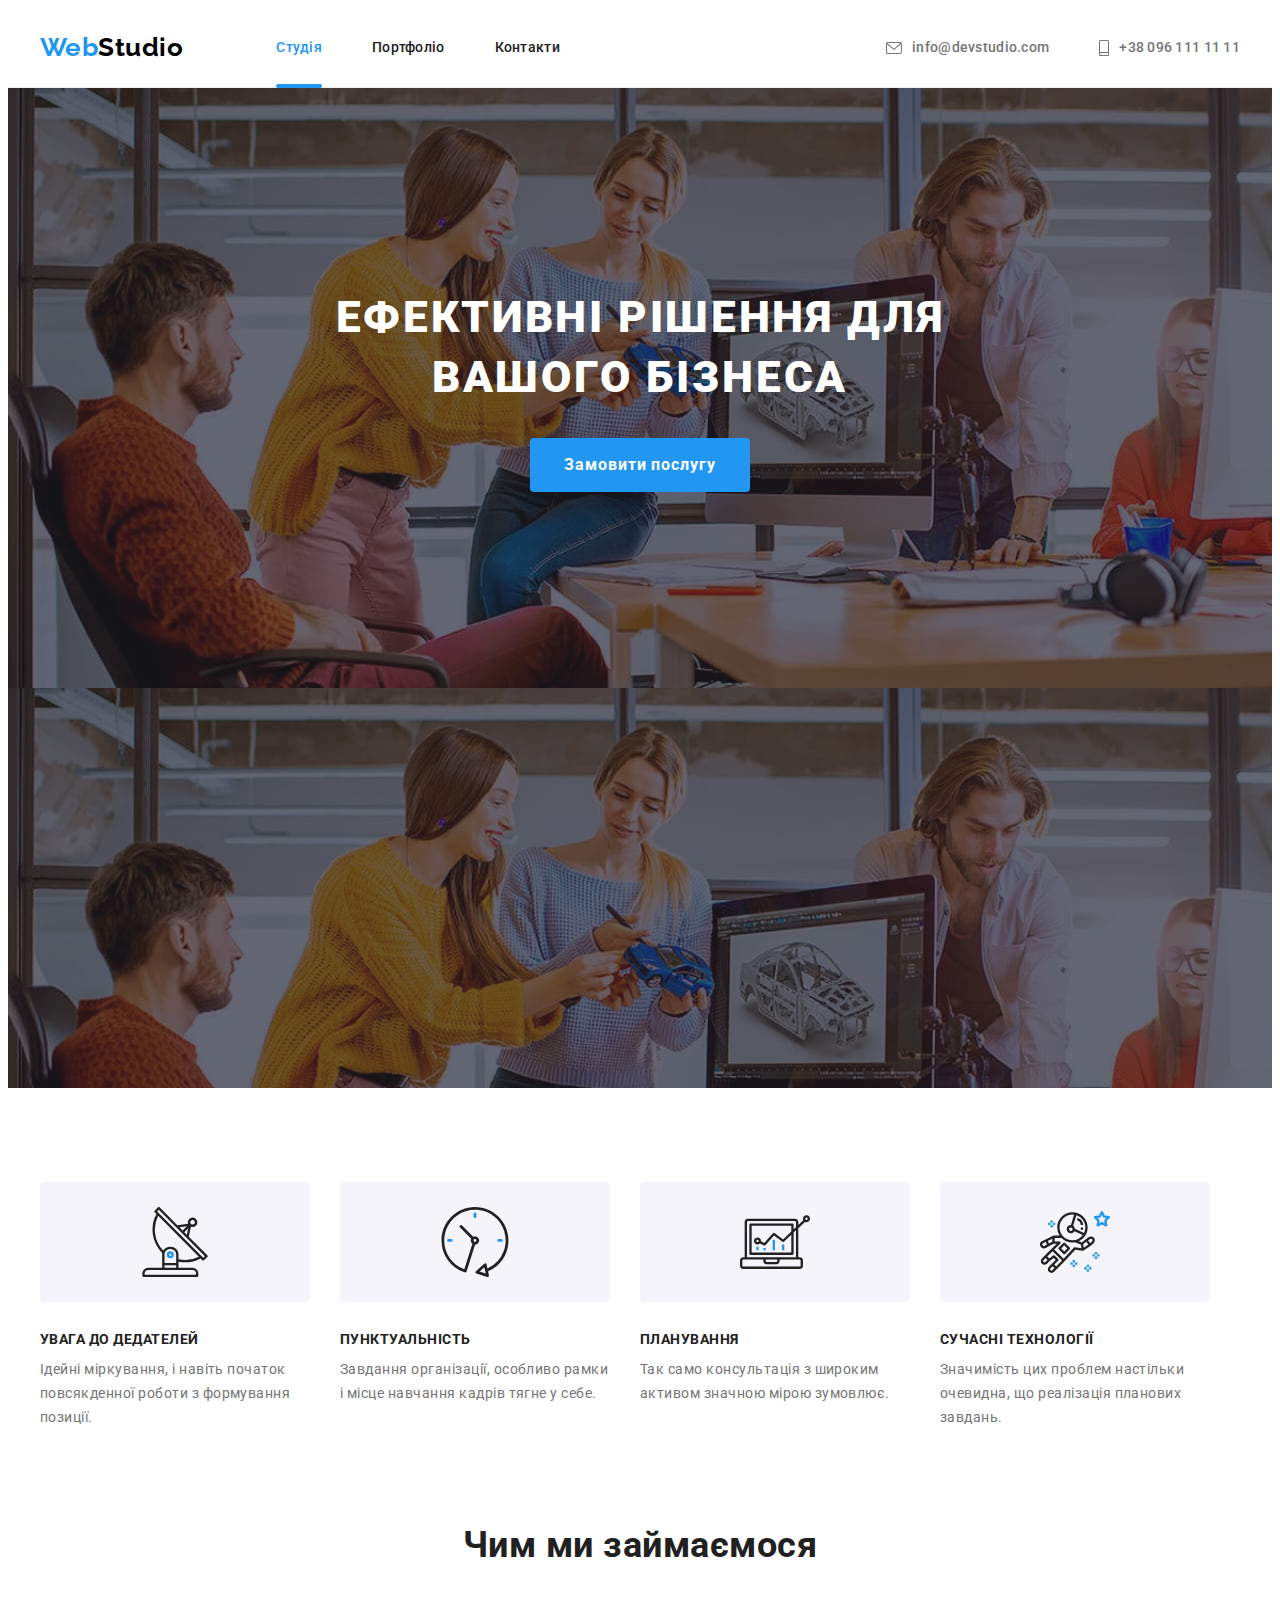
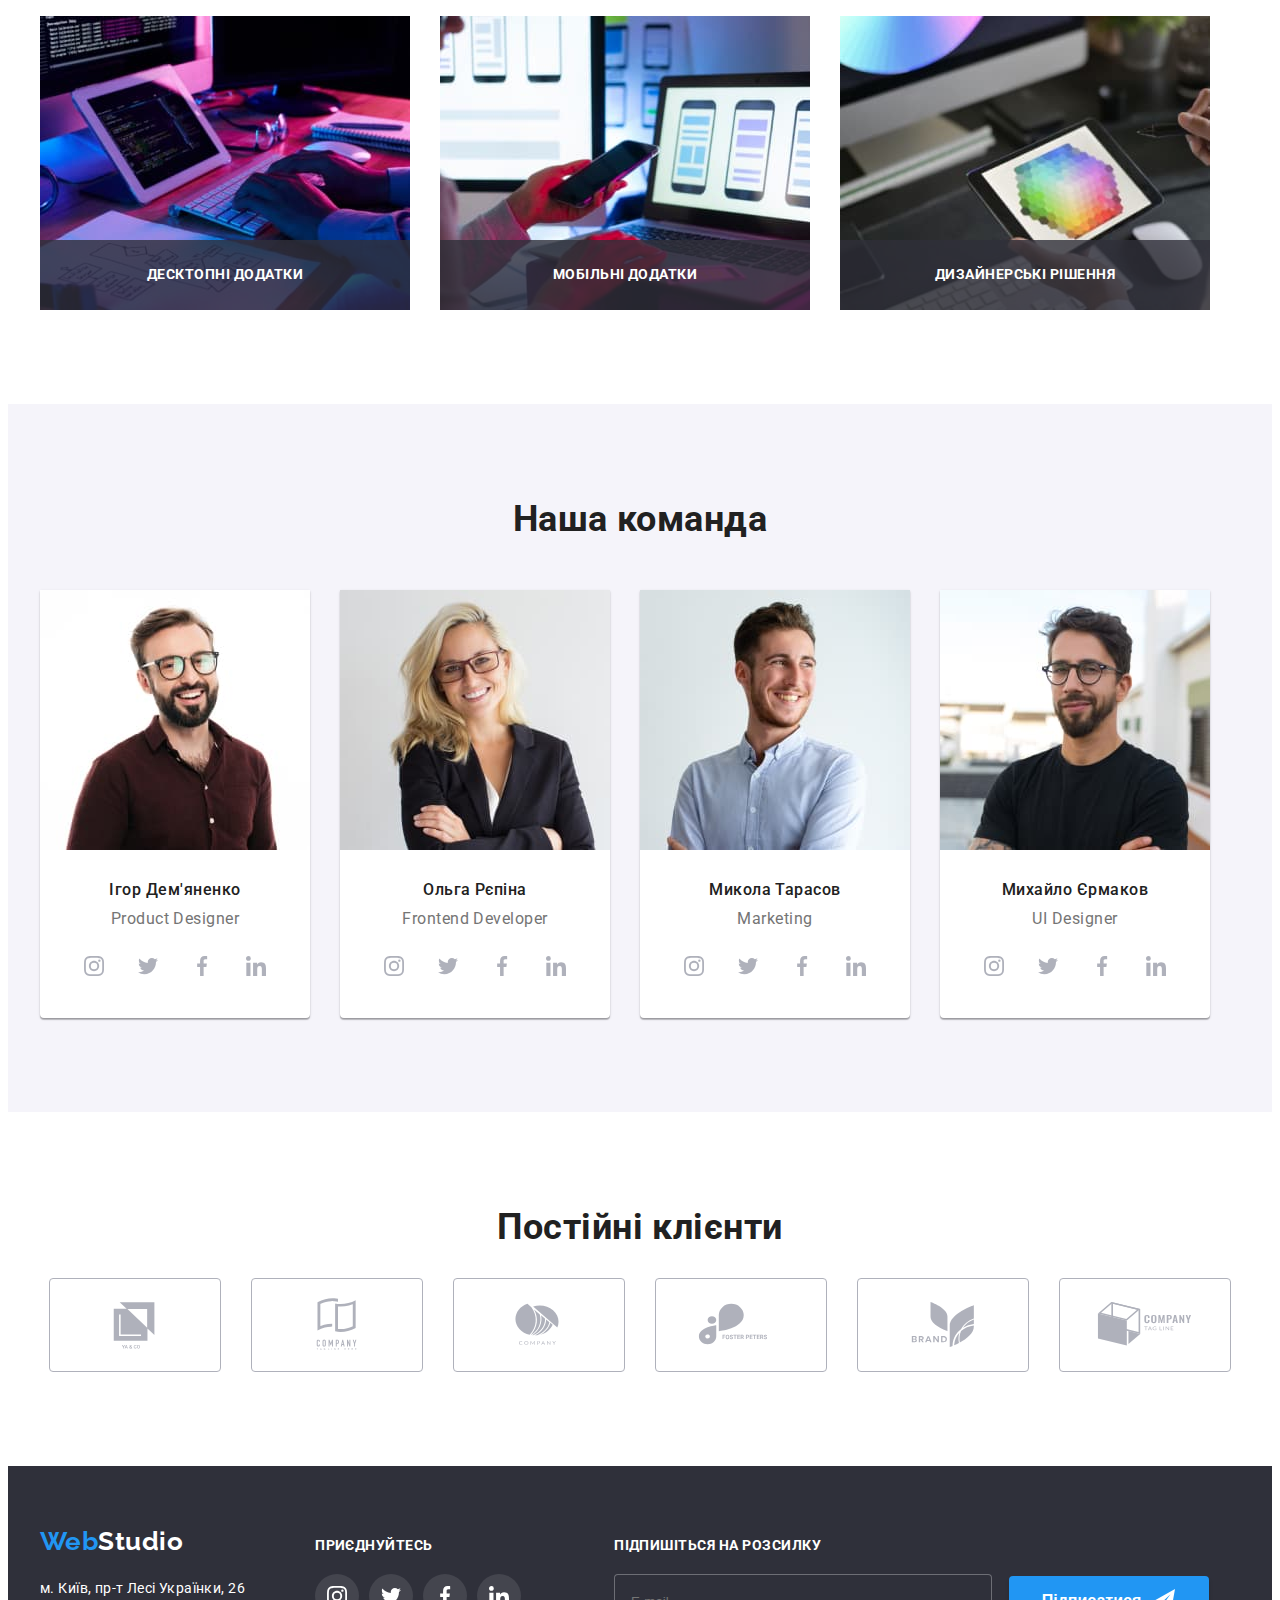
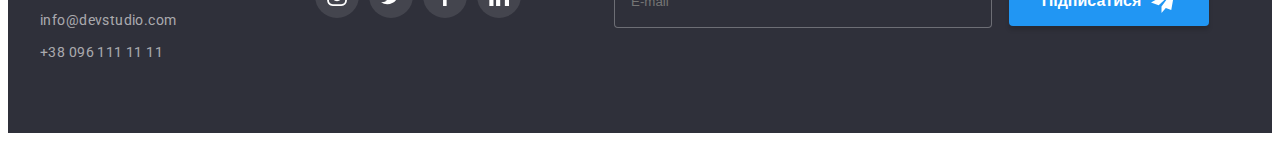
<file: index.html>
<!DOCTYPE html>
<html lang="uk">
  <head>
    <meta charset="UTF-8" />
    <meta http-equiv="X-UA-Compatible" content="IE=edge" />
    <meta name="viewport" content="width=device-width, initial-scale=1.0" />
    <title>Document</title>
    <link rel="preconnect" href="https://fonts.googleapis.com" />
    <link rel="preconnect" href="https://fonts.gstatic.com" crossorigin />
    <link
      href="https://fonts.googleapis.com/css2?family=Raleway:wght@700&family=Roboto:wght@400;500;700;900&display=swap"
      rel="stylesheet"
    />
    <link
      rel="stylesheet"
      href="https://cdnjs.cloudflare.com/ajax/libs/modern-normalize/1.1.0/modern-normalize.min.css"
      integrity="sha512-wpPYUAdjBVSE4KJnH1VR1HeZfpl1ub8YT/NKx4PuQ5NmX2tKuGu6U/JRp5y+Y8XG2tV+wKQpNHVUX03MfMFn9Q=="
      crossorigin="anonymous"
      referrerpolicy="no-referrer"
    />
    <link rel="stylesheet" href="./css/main.css" />
    <link rel="stylesheet" href="./css/main.min.css" />
  </head>
  <body>
    <header>
      <div class="container">
        <div class="block-nav">
          <nav class="site-nav">
            <a href="./index.html" class="site-nav__logo">
              <span class="site-nav__lable">Web</span>Studio
            </a>
            <button class="site-nav__menu js-open-menu" type="button">
              <svg width="40" height="40" class="site-nav__icon">
                <use href="./imeges/icons.svg#icon-mob_menu"></use>
              </svg>
            </button>
            <ul class="site-nav__list">
              <li class="site-nav__item">
                <a href="./index.html" class="site-nav__link site-nav__link--current">Студія</a>
              </li>
              <li class="site-nav__item">
                <a href="./portfolio.html" class="site-nav__link">Портфоліо</a>
              </li>
              <li class="site-nav__item">
                <a href="#" class="site-nav__link">Контакти</a>
              </li>
            </ul>
          </nav>
          <ul class="auth-nav">
            <li class="auth-nav__item">
              <a href="" class="auth-nav__link">
                <svg width="16" height="12" class="auth-nav__icon">
                  <use href="./imeges/icons.svg#icon-envelope"></use>
                </svg>
                info@devstudio.com</a
              >
            </li>
            <li class="auth-nav__item">
              <a href="" class="auth-nav__link">
                <svg width="10" height="16" class="auth-nav__icon">
                  <use href="./imeges/icons.svg#icon-smartphone"></use>
                </svg>
                +38 096 111 11 11</a
              >
            </li>
          </ul>
        </div>
      </div>
    </header>
    <main>
      <!--Секція Ефктивні рішення-->
      <section class="hero">
        <div class="container">
          <h1 class="hero__title">Ефективні рішення для вашого бізнеса</h1>
          <button class="hero__button" type="button" data-modal-open>Замовити послугу</button>
        </div>
      </section>
      <!--Секція переваг-->
      <section class="advantage-studio">
        <div class="container">
          <h2 class="advantage-studio__title visually-hidden">Наші переваги</h2>
          <ul class="advantage-studio__list">
            <li class="advantage">
              <div class="advantage__img">
                <svg class="advantage__icon" width="70" height="70">
                  <use href="./imeges/icons.svg#icon-antenna"></use>
                </svg>
              </div>
              <h3 class="advantage__title">Увага до дедателей</h3>
              <p class="advantage__text">
                Ідейні міркування, і навіть початок повсякденної роботи з формування позиції.
              </p>
            </li>
            <li class="advantage">
              <div class="advantage__img">
                <svg class="advantage__icon" width="70" height="70">
                  <use href="./imeges/icons.svg#icon-clock"></use>
                </svg>
              </div>
              <h3 class="advantage__title">Пунктуальність</h3>
              <p class="advantage__text">
                Завдання організації, особливо рамки і місце навчання кадрів тягне у себе.
              </p>
            </li>
            <li class="advantage">
              <div class="advantage__img">
                <svg class="advantage__icon" width="70" height="70">
                  <use href="./imeges/icons.svg#icon-diagram"></use>
                </svg>
              </div>
              <h3 class="advantage__title">Планування</h3>
              <p class="advantage__text">
                Так само консультація з широким активом значною мірою зумовлює.
              </p>
            </li>
            <li class="advantage">
              <div class="advantage__img">
                <svg class="advantage__icon" width="70" height="70">
                  <use href="./imeges/icons.svg#icon-astronaut"></use>
                </svg>
              </div>
              <h3 class="advantage__title">Сучасні технології</h3>
              <p class="advantage__text">
                Значимість цих проблем настільки очевидна, що реалізація планових завдань.
              </p>
            </li>
          </ul>
        </div>
      </section>
      <!--Секція Чим займаємось-->
      <section class="work">
        <div class="container">
          <h2 class="work__title">Чим ми займаємося</h2>
          <ul class="work__list">
            <li class="work__item">
              <div class="work__thumb">
                <picture>
                  <source
                    srcset="./imeges/1job.jpg 1x, ./imeges/1job@2x.jpg 2x"
                    type="image/jpeg"
                    media="(min-width: 1200px)"
                  />
                  <img
                    src="./imeges/1job.jpg"
                    alt="клавіатура і планшет"
                    width="370"
                    height="294"
                  />
                </picture>
                <p class="work__description">Десктопні додатки</p>
              </div>
            </li>
            <li class="work__item">
              <div class="work__thumb">
                <picture>
                  <source
                    srcset="./imeges/2job.jpg 1x, ./imeges/2job@2x.jpg 2x"
                    type="image/jpeg"
                    media="(min-width: 1200px)"
                  />
                  <img src="./imeges/2job.jpg" alt="телефон і ноутбук" width="370" height="294" />
                </picture>
                <p class="work__description">Мобільні додатки</p>
              </div>
            </li>
            <li class="work__item">
              <div class="work__thumb">
                <picture>
                  <source
                    srcset="./imeges/3job.jpg 1x, ./imeges/3job@2x.jpg 2x"
                    type="image/jpeg"
                    media="(min-width: 1200px)"
                  />
                  <img src="./imeges/3job.jpg" alt="планшет" width="370" height="294" />
                </picture>
                <p class="work__description">Дизайнерські рішення</p>
              </div>
            </li>
          </ul>
        </div>
      </section>
      <!--Секція команад-->
      <section class="command">
        <div class="container">
          <h2 class="command__title">Наша команда</h2>
          <ul class="command__list">
            <li class="employee-card">
              <picture class="employee-card__img">
                <source
                  srcset="./imeges/1comandos-mobile.jpg 1x, ./imeges/1comandos-mobile@2x.jpg 2x"
                  type="image/jpeg"
                  media="(max-width: 767px)"
                />
                <source
                  srcset="./imeges/1comandos-tablet.jpg 1x, ./imeges/1comandos-tablet@2x.jpg 2x"
                  type="image/jpeg"
                  media="(min-width: 768px) and (max-width: 1199px)"
                />
                <source
                  srcset="./imeges/1comandos.jpg 1x, ./imeges/1comandos@2x.jpg 2x"
                  type="image/jpeg"
                  media="(min-width: 1200px)"
                />
                <img src="./imeges/1comandos-mobile.jpg" alt="чоловік" />
              </picture>
              <h3 class="employee-card__title">Ігор Дем'яненко</h3>
              <p lang="en" class="employee-card__text">Product Designer</p>
              <ul class="social-list">
                <li>
                  <a href="#" class="social-list__link">
                    <svg width="20" height="20">
                      <use href="./imeges/icons.svg#icon-instagram"></use>
                    </svg>
                  </a>
                </li>
                <li>
                  <a href="#" class="social-list__link">
                    <svg width="20" height="20">
                      <use href="./imeges/icons.svg#icon-twitter"></use>
                    </svg>
                  </a>
                </li>
                <li>
                  <a href="#" class="social-list__link">
                    <svg width="20" height="20">
                      <use href="./imeges/icons.svg#icon-facebook"></use>
                    </svg>
                  </a>
                </li>
                <li>
                  <a href="#" class="social-list__link">
                    <svg width="20" height="20">
                      <use href="./imeges/icons.svg#icon-linkedin"></use>
                    </svg>
                  </a>
                </li>
              </ul>
            </li>
            <li class="employee-card">
              <picture class="employee-card__img">
                <source
                  srcset="./imeges/2comandos-mobile.jpg 1x, ./imeges/2comandos-mobile@2x.jpg 2x"
                  type="image/jpeg"
                  media="(max-width: 767px)"
                />
                <source
                  srcset="./imeges/2comandos-tablet.jpg 1x, ./imeges/2comandos-tablet@2x.jpg 2x"
                  type="image/jpeg"
                  media="(min-width: 768px) and (max-width: 1199px)"
                />
                <source
                  srcset="./imeges/2comandos.jpg 1x, ./imeges/2comandos@2x.jpg 2x"
                  type="image/jpeg"
                  media="(min-width: 1200px)"
                />
                <img src="./imeges/2comandos-mobile.jpg" alt="жінка" />
              </picture>
              <h3 class="employee-card__title">Ольга Рєпіна</h3>
              <p lang="en" class="employee-card__text">Frontend Developer</p>
              <ul class="social-list">
                <li>
                  <a href="#" class="social-list__link">
                    <svg width="20" height="20">
                      <use href="./imeges/icons.svg#icon-instagram"></use>
                    </svg>
                  </a>
                </li>
                <li>
                  <a href="#" class="social-list__link">
                    <svg width="20" height="20">
                      <use href="./imeges/icons.svg#icon-twitter"></use>
                    </svg>
                  </a>
                </li>
                <li>
                  <a href="#" class="social-list__link">
                    <svg width="20" height="20">
                      <use href="./imeges/icons.svg#icon-facebook"></use>
                    </svg>
                  </a>
                </li>
                <li>
                  <a href="#" class="social-list__link">
                    <svg width="20" height="20">
                      <use href="./imeges/icons.svg#icon-linkedin"></use>
                    </svg>
                  </a>
                </li>
              </ul>
            </li>
            <li class="employee-card">
              <picture class="employee-card__img">
                <source
                  srcset="./imeges/3comandos-mobile.jpg 1x, ./imeges/3comandos-mobile@2x.jpg 2x"
                  type="image/jpeg"
                  media="(max-width: 767px)"
                />
                <source
                  srcset="./imeges/3comandos-tablet.jpg 1x, ./imeges/3comandos-tablet@2x.jpg 2x"
                  type="image/jpeg"
                  media="(min-width: 768px) and (max-width: 1199px)"
                />
                <source
                  srcset="./imeges/3comandos.jpg 1x, ./imeges/3comandos@2x.jpg 2x"
                  type="image/jpeg"
                  media="(min-width: 1200px)"
                />
                <img src="./imeges/3comandos-mobile.jpg" alt="чоловік" />
              </picture>
              <h3 class="employee-card__title">Микола Тарасов</h3>
              <p lang="en" class="employee-card__text">Marketing</p>
              <ul class="social-list">
                <li>
                  <a href="#" class="social-list__link">
                    <svg width="20" height="20">
                      <use href="./imeges/icons.svg#icon-instagram"></use>
                    </svg>
                  </a>
                </li>
                <li>
                  <a href="#" class="social-list__link">
                    <svg width="20" height="20">
                      <use href="./imeges/icons.svg#icon-twitter"></use>
                    </svg>
                  </a>
                </li>
                <li>
                  <a href="#" class="social-list__link">
                    <svg width="20" height="20">
                      <use href="./imeges/icons.svg#icon-facebook"></use>
                    </svg>
                  </a>
                </li>
                <li>
                  <a href="#" class="social-list__link">
                    <svg width="20" height="20">
                      <use href="./imeges/icons.svg#icon-linkedin"></use>
                    </svg>
                  </a>
                </li>
              </ul>
            </li>
            <li class="employee-card">
              <picture class="employee-card__img">
                <source
                  srcset="./imeges/4comandos-mobile.jpg 1x, ./imeges/4comandos-mobile@2x.jpg 2x"
                  type="image/jpeg"
                  media="(max-width: 767px)"
                />
                <source
                  srcset="./imeges/4comandos-tablet.jpg 1x, ./imeges/4comandos-tablet@2x.jpg 2x"
                  type="image/jpeg"
                  media="(min-width: 768px) and (max-width: 1199px)"
                />
                <source
                  srcset="./imeges/4comandos.jpg 1x, ./imeges/4comandos@2x.jpg 2x"
                  type="image/jpeg"
                  media="(min-width: 1200px)"
                />
                <img src="./imeges/4comandos-mobile.jpg" alt="чоловік" />
              </picture>
              <h3 class="employee-card__title">Михайло Єрмаков</h3>
              <p lang="en" class="employee-card__text">UI Designer</p>
              <ul class="social-list">
                <li>
                  <a href="#" class="social-list__link">
                    <svg width="20" height="20">
                      <use href="./imeges/icons.svg#icon-instagram"></use>
                    </svg>
                  </a>
                </li>
                <li>
                  <a href="#" class="social-list__link">
                    <svg width="20" height="20">
                      <use href="./imeges/icons.svg#icon-twitter"></use>
                    </svg>
                  </a>
                </li>
                <li>
                  <a href="#" class="social-list__link">
                    <svg width="20" height="20">
                      <use href="./imeges/icons.svg#icon-facebook"></use>
                    </svg>
                  </a>
                </li>
                <li>
                  <a href="#" class="social-list__link">
                    <svg width="20" height="20">
                      <use href="./imeges/icons.svg#icon-linkedin"></use>
                    </svg>
                  </a>
                </li>
              </ul>
            </li>
          </ul>
        </div>
      </section>
      <section class="clients">
        <div class="container">
          <h2 class="clients__title">Постійні клієнти</h2>
          <ul class="clients__list">
            <li class="clients-logo">
              <a class="clients-logo__link" href="#">
                <svg width="106" height="60">
                  <use href="./imeges/icons.svg#icon-logo1"></use>
                </svg>
              </a>
            </li>
            <li class="clients-logo">
              <a class="clients-logo__link" href="#">
                <svg width="106" height="60">
                  <use href="./imeges/icons.svg#icon-logo2"></use>
                </svg>
              </a>
            </li>
            <li class="clients-logo">
              <a class="clients-logo__link" href="#">
                <svg width="106" height="60">
                  <use href="./imeges/icons.svg#icon-logo3"></use>
                </svg>
              </a>
            </li>
            <li class="clients-logo">
              <a class="clients-logo__link" href="#">
                <svg width="106" height="60">
                  <use href="./imeges/icons.svg#icon-logo4"></use>
                </svg>
              </a>
            </li>
            <li class="clients-logo">
              <a class="clients-logo__link" href="#">
                <svg width="106" height="60">
                  <use href="./imeges/icons.svg#icon-logo5"></use>
                </svg>
              </a>
            </li>
            <li class="clients-logo">
              <a class="clients-logo__link" href="#">
                <svg width="106" height="60">
                  <use href="./imeges/icons.svg#icon-logo6"></use>
                </svg>
              </a>
            </li>
          </ul>
        </div>
      </section>
    </main>
    <footer class="footer">
      <div class="container">
        <div class="footer__container">
          <div class="footer__tablet">
            <div class="footer-contact">
              <a href="./index.html" class="footer-logo"
                ><span class="footer-logo__lable">Web</span>Studio</a
              >
              <ul class="footer-contact__list">
                <li class="footer-contact__item">
                  <a
                    href="https://goo.gl/maps/CPtrU1FHBa2aNyZL9"
                    target="_blank"
                    rel="noopener noreferrer nofollow"
                    class="footer-contact__link"
                    ><p class="footer-contact__text">м. Київ, пр-т Лесі Українки, 26</p></a
                  >
                </li>
                <li class="footer-contact__item">
                  <a href="mailto:info@devstudio.com" class="footer-contact__link"
                    >info@devstudio.com</a
                  >
                </li>
                <li class="footer-contact__item">
                  <a href="tel:+380961111111" class="footer-contact__link">+38 096 111 11 11</a>
                </li>
              </ul>
            </div>
            <div class="footer-social">
              <p class="footer-social__text">Приєднуйтесь</p>
              <ul class="footer-social__list">
                <li>
                  <a href="#" class="footer-social__link">
                    <svg width="20" height="20">
                      <use href="./imeges/icons.svg#icon-instagram"></use>
                    </svg>
                  </a>
                </li>
                <li>
                  <a href="#" class="footer-social__link">
                    <svg width="20" height="20">
                      <use href="./imeges/icons.svg#icon-twitter"></use>
                    </svg>
                  </a>
                </li>
                <li>
                  <a href="#" class="footer-social__link">
                    <svg width="20" height="20">
                      <use href="./imeges/icons.svg#icon-facebook"></use>
                    </svg>
                  </a>
                </li>
                <li>
                  <a href="#" class="footer-social__link">
                    <svg width="20" height="20">
                      <use href="./imeges/icons.svg#icon-linkedin"></use>
                    </svg>
                  </a>
                </li>
              </ul>
            </div>
          </div>
          <div class="mailing">
            <form class="mailing__form">
              <p class="mailing__text">Підпишіться на розсилку</p>
              <label class="mailing__label" for="email"> </label>
              <input
                class="mailing__input"
                type="email"
                name="email"
                id="email"
                placeholder="E-mail"
              />
              <button type="submit" class="mailing__button">
                Підписатися
                <svg class="mailing-icon" width="24" height="24">
                  <use href="./imeges/icons.svg#icon-send"></use>
                </svg>
              </button>
            </form>
          </div>
        </div>
      </div>
    </footer>
    <div class="mobile-menu js-menu-container">
      <button class="mobile-menu__close js-close-menu" type="button">
        <svg class="mobile-menu__svg" width="18.67" height="18.67">
          <use href="./imeges/icons.svg#icon-Vector"></use>
        </svg>
      </button>
      <nav class="mobile-menu__nav">
        <ul class="mobile-menu__list">
          <li class="mobile-menu__item">
            <a href="./index.html" class="mobile-menu__link mobile-menu__link--current">Студія</a>
          </li>
          <li class="mobile-menu__item">
            <a href="./portfolio.html" class="mobile-menu__link">Портфоліо</a>
          </li>
          <li class="mobile-menu__item">
            <a href="#" class="mobile-menu__link">Контакти</a>
          </li>
        </ul>
      </nav>
      <div class="mobile-menu__contact">
        <ul class="mobile-menu__auth">
          <li class="mobile-menu__item">
            <a class="mobile-menu__number mobile-menu__number--current">+38 096 111 11 11</a>
          </li>
          <li class="mobile-menu__item">
            <a class="mobile-menu__email">info@devstudio.com</a>
          </li>
        </ul>
        <ul class="mobile-menu__social">
          <li class="mobile-menu__social-item">
            <a class="mobile-menu__social-link" href="#">Instagram</a>
          </li>
          <li class="mobile-menu__social-item">
            <a class="mobile-menu__social-link" href="#">Twitter</a>
          </li>
          <li class="mobile-menu__social-item">
            <a class="mobile-menu__social-link" href="#">Facebook</a>
          </li>
          <li class="mobile-menu__social-item">
            <a class="mobile-menu__social-link" href="#">LinkedIn</a>
          </li>
        </ul>
      </div>
    </div>
    <div class="backdrop backdrop--hidden" data-modal>
      <div class="modal">
        <button class="modal__closebutton" type="button" data-modal-close>
          <svg width="11" height="11">
            <use href="./imeges/icons.svg#icon-Vector"></use>
          </svg>
        </button>
        <form class="modal-form">
          <p class="modal-form__title">Залиште свої дані, ми вам передзвонимо</p>
          <label class="modal-form__lable">
            <span class="modal-form__text">Ім'я</span>
            <span class="modal-form__icon">
              <input class="modal-form__input" type="text" name="name" />
              <svg class="modal-form__svg" width="12" height="12">
                <use href="./imeges/icons.svg#icon-person"></use>
              </svg>
            </span>
          </label>
          <label class="modal-form__lable">
            <span class="modal-form__text">Телефон</span>
            <span class="modal-form__icon">
              <input class="modal-form__input" type="tel" name="tel" />
              <svg class="modal-form__svg" width="13" height="13">
                <use href="./imeges/icons.svg#icon-phone"></use>
              </svg>
            </span>
          </label>
          <label class="modal-form__lable">
            <span class="modal-form__text">Пошта</span>
            <span class="modal-form__icon">
              <input class="modal-form__input" type="email" name="email" />
              <svg class="modal-form__svg" width="15" height="12">
                <use href="./imeges/icons.svg#icon-email"></use>
              </svg>
            </span>
          </label>
          <label class="modal-form__coment">
            <span class="modal-form__text">Коментар</span>
            <textarea
              class="modal-form__textarea"
              name="coment"
              placeholder="Введіть текст"
              rows="10"
            ></textarea>
          </label>
          <label class="modal-checkbox">
            <input
              class="modal-checkbox__input visually-hidden"
              type="checkbox"
              name="terms-checkbox"
            />
            <svg class="modal-checkbox__svg" width="16" height="15">
              <use href="./imeges/icons.svg#icon-icon-check"></use>
            </svg>
            <span class="modal-checkbox__span"
              >Погоджуюся з розсилкою та приймаю
              <a href="#" class="modal-checkbox__link">Умови договору</a>
            </span>
          </label>
          <button class="modal-form__button" type="submit">Відправити</button>
        </form>
      </div>
    </div>
    <script src="./js/mobile-menu.js"></script>
    <script src="./js/modal.js"></script>
  </body>
</html>
</file>
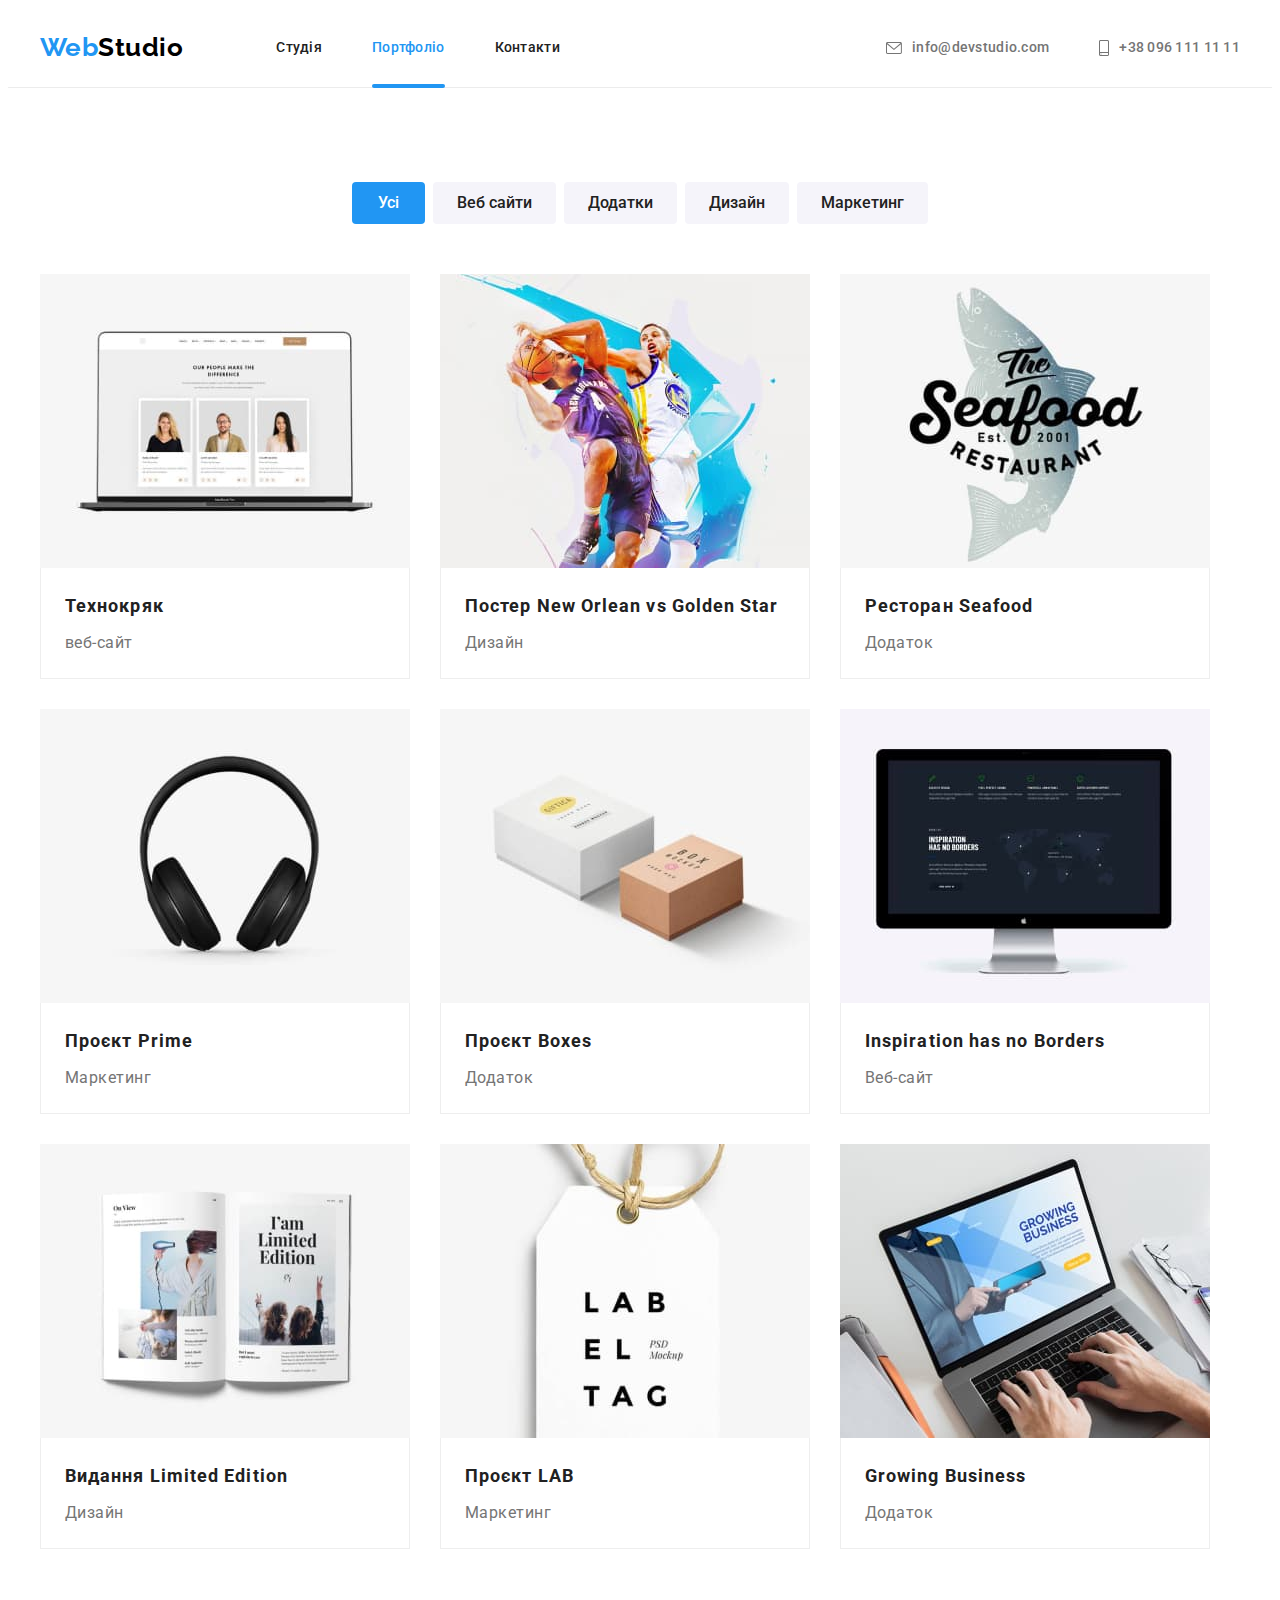
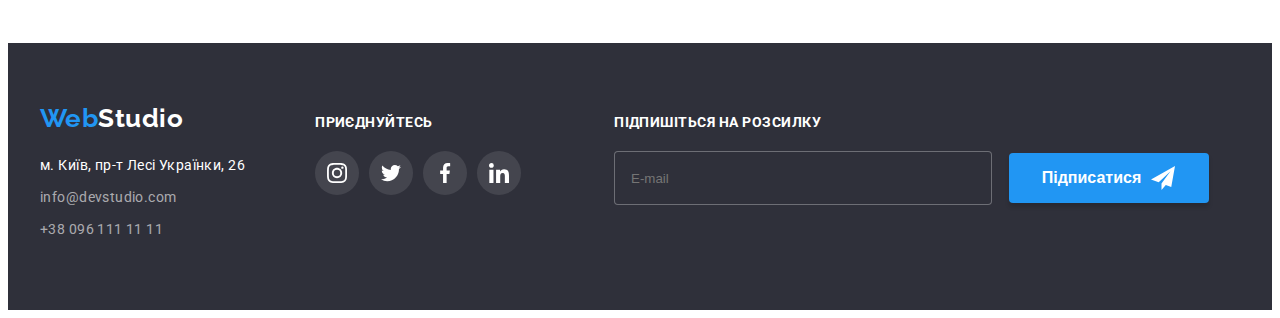
<file: portfolio.html>
<!DOCTYPE html>
<html lang="uk">
  <head>
    <meta charset="UTF-8" />
    <meta http-equiv="X-UA-Compatible" content="IE=edge" />
    <meta name="viewport" content="width=device-width, initial-scale=1.0" />
    <title>Document</title>
    <link rel="preconnect" href="https://fonts.googleapis.com" />
    <link rel="preconnect" href="https://fonts.gstatic.com" crossorigin />
    <link
      href="https://fonts.googleapis.com/css2?family=Raleway:wght@700&family=Roboto:wght@400;500;700;900&display=swap"
      rel="stylesheet"
    />
    <link
      rel="stylesheet"
      href="https://cdnjs.cloudflare.com/ajax/libs/modern-normalize/1.1.0/modern-normalize.min.css"
      integrity="sha512-wpPYUAdjBVSE4KJnH1VR1HeZfpl1ub8YT/NKx4PuQ5NmX2tKuGu6U/JRp5y+Y8XG2tV+wKQpNHVUX03MfMFn9Q=="
      crossorigin="anonymous"
      referrerpolicy="no-referrer"
    />
    <link rel="stylesheet" href="./css/main.css" />
    <link rel="stylesheet" href="./css/main.min.css" />
  </head>
  <body>
    <!--Шапка з навігацією і авторизацією-->
    <header>
      <div class="container">
        <div class="block-nav">
          <nav class="site-nav">
            <a href="./index.html" class="site-nav__logo">
              <span class="site-nav__lable">Web</span>Studio
            </a>
            <button class="site-nav__menu js-open-menu" type="button">
              <svg width="40" height="40" class="site-nav__icon">
                <use href="./imeges/icons.svg#icon-mob_menu"></use>
              </svg>
            </button>
            <ul class="site-nav__list">
              <li class="site-nav__item">
                <a href="./index.html" class="site-nav__link">Студія</a>
              </li>
              <li class="site-nav__item">
                <a href="./portfolio.html" class="site-nav__link site-nav__link--current"
                  >Портфоліо</a
                >
              </li>
              <li class="site-nav__item">
                <a href="#" class="site-nav__link">Контакти</a>
              </li>
            </ul>
          </nav>
          <ul class="auth-nav">
            <li class="auth-nav__item">
              <a href="" class="auth-nav__link">
                <svg width="16" height="12" class="auth-nav__icon">
                  <use href="./imeges/icons.svg#icon-envelope"></use>
                </svg>
                info@devstudio.com</a
              >
            </li>
            <li class="auth-nav__item">
              <a href="" class="auth-nav__link">
                <svg width="10" height="16" class="auth-nav__icon">
                  <use href="./imeges/icons.svg#icon-smartphone"></use>
                </svg>
                +38 096 111 11 11</a
              >
            </li>
          </ul>
        </div>
      </div>
    </header>
    <main>
      <!--Секція з виконаними роботами-->
      <section class="example">
        <div class="container">
          <h1 class="example__title visually-hidden">Зразки</h1>
          <ul class="button-grid">
            <li class="button-grid__item">
              <button type="button" class="button-grid__button button-grid__button--current">
                Усі
              </button>
            </li>
            <li class="button-grid__item">
              <button type="button" class="button-grid__button">Веб сайти</button>
            </li>
            <li class="button-grid__item">
              <button type="button" class="button-grid__button">Додатки</button>
            </li>
            <li class="button-grid__item">
              <button type="button" class="button-grid__button">Дизайн</button>
            </li>
            <li class="button-grid__item">
              <button type="button" class="button-grid__button">Маркетинг</button>
            </li>
          </ul>
          <ul class="card-grid">
            <li class="card-grid__item">
              <a href="" class="card">
                <div class="card__thumb">
                  <picture class="card__img">
                    <source
                      srcset="./imeges/portf1-mobile.jpg 1x, ./imeges/portf1-mobile@2x.jpg 2x"
                      type="image/jpeg"
                      media="(max-width: 767px)"
                    />
                    <source
                      srcset="./imeges/portf1-tablet.jpg 1x, ./imeges/portf1-tablet@2x.jpg 2x"
                      type="image/jpeg"
                      media="(min-width: 768px) and (max-width: 1199px)"
                    />
                    <source
                      srcset="./imeges/portf1.jpg 1x, ./imeges/portf1@2x.jpg 2x"
                      type="image/jpeg"
                      media="(min-width: 1200px)"
                    />
                    <img src="./imeges/portf1.jpg" alt="Ноутбук" />
                  </picture>
                  <div class="card__description">
                    <p class="card__title">
                      Ресурс пропонує комплексні пропозиції з різним рівнем функціоналу та сервісів.
                      Все це дозволить відвідувачу отримати вичерпні відомості про компанію чи
                      приватну особу.
                    </p>
                  </div>
                </div>
                <div class="card__block">
                  <h2 class="card__name">Технокряк</h2>
                  <p class="card__text">веб-сайт</p>
                </div>
              </a>
            </li>
            <li class="card-grid__item">
              <a href="" class="card">
                <div class="card__thumb">
                  <picture class="card__img">
                    <source
                      srcset="./imeges/portf2-mobile.jpg 1x, ./imeges/portf2-mobile@2x.jpg 2x"
                      type="image/jpeg"
                      media="(max-width: 767px)"
                    />
                    <source
                      srcset="./imeges/portf2-tablet.jpg 1x, ./imeges/portf2-tablet@2x.jpg 2x"
                      type="image/jpeg"
                      media="(min-width: 768px) and (max-width: 1199px)"
                    />
                    <source
                      srcset="./imeges/portf2.jpg 1x, ./imeges/portf2@2x.jpg 2x"
                      type="image/jpeg"
                      media="(min-width: 1200px)"
                    />
                    <img src="./imeges/portf2.jpg" alt="Баскетбол" />
                  </picture>
                  <div class="card__description">
                    <p class="card__title">
                      Ресурс пропонує комплексні пропозиції з різним рівнем функціоналу та сервісів.
                      Все це дозволить відвідувачу отримати вичерпні відомості про компанію чи
                      приватну особу.
                    </p>
                  </div>
                </div>
                <div class="card__block">
                  <h2 class="card__name">Постер New Orlean vs Golden Star</h2>
                  <p class="card__text">Дизайн</p>
                </div>
              </a>
            </li>
            <li class="card-grid__item">
              <a href="" class="card">
                <div class="card__thumb">
                  <picture class="card__img">
                    <source
                      srcset="./imeges/portf3-mobile.jpg 1x, ./imeges/portf3-mobile@2x.jpg 2x"
                      type="image/jpeg"
                      media="(max-width: 767px)"
                    />
                    <source
                      srcset="./imeges/portf3-tablet.jpg 1x, ./imeges/portf3-tablet@2x.jpg 2x"
                      type="image/jpeg"
                      media="(min-width: 768px) and (max-width: 1199px)"
                    />
                    <source
                      srcset="./imeges/portf3.jpg 1x, ./imeges/portf3@2x.jpg 2x"
                      type="image/jpeg"
                      media="(min-width: 1200px)"
                    />
                    <img src="./imeges/portf3.jpg" alt="Емблема бару" />
                  </picture>
                  <div class="card__description">
                    <p class="card__title">
                      Ресурс пропонує комплексні пропозиції з різним рівнем функціоналу та сервісів.
                      Все це дозволить відвідувачу отримати вичерпні відомості про компанію чи
                      приватну особу.
                    </p>
                  </div>
                </div>
                <div class="card__block">
                  <h2 class="card__name">Ресторан Seafood</h2>
                  <p class="card__text">Додаток</p>
                </div>
              </a>
            </li>
            <li class="card-grid__item">
              <a href="" class="card">
                <div class="card__thumb">
                  <picture class="card__img">
                    <source
                      srcset="./imeges/portf4-mobile.jpg 1x, ./imeges/portf4-mobile@2x.jpg 2x"
                      type="image/jpeg"
                      media="(max-width: 767px)"
                    />
                    <source
                      srcset="./imeges/portf4-tablet.jpg 1x, ./imeges/portf4-tablet@2x.jpg 2x"
                      type="image/jpeg"
                      media="(min-width: 768px) and (max-width: 1199px)"
                    />
                    <source
                      srcset="./imeges/portf4.jpg 1x, ./imeges/portf4@2x.jpg 2x"
                      type="image/jpeg"
                      media="(min-width: 1200px)"
                    />
                    <img src="./imeges/portf4.jpg" alt="навушники" />
                  </picture>
                  <div class="card__description">
                    <p class="card__title">
                      Ресурс пропонує комплексні пропозиції з різним рівнем функціоналу та сервісів.
                      Все це дозволить відвідувачу отримати вичерпні відомості про компанію чи
                      приватну особу.
                    </p>
                  </div>
                </div>
                <div class="card__block">
                  <h2 class="card__name">Проєкт Prime</h2>
                  <p class="card__text">Маркетинг</p>
                </div>
              </a>
            </li>
            <li class="card-grid__item">
              <a href="" class="card">
                <div class="card__thumb">
                  <picture class="card__img">
                    <source
                      srcset="./imeges/portf5-mobile.jpg 1x, ./imeges/portf5-mobile@2x.jpg 2x"
                      type="image/jpeg"
                      media="(max-width: 767px)"
                    />
                    <source
                      srcset="./imeges/portf5-tablet.jpg 1x, ./imeges/portf5-tablet@2x.jpg 2x"
                      type="image/jpeg"
                      media="(min-width: 768px) and (max-width: 1199px)"
                    />
                    <source
                      srcset="./imeges/portf5.jpg 1x, ./imeges/portf5@2x.jpg 2x"
                      type="image/jpeg"
                      media="(min-width: 1200px)"
                    />
                    <img src="./imeges/portf5.jpg" alt="Коробки" />
                  </picture>
                  <div class="card__description">
                    <p class="card__title">
                      Ресурс пропонує комплексні пропозиції з різним рівнем функціоналу та сервісів.
                      Все це дозволить відвідувачу отримати вичерпні відомості про компанію чи
                      приватну особу.
                    </p>
                  </div>
                </div>
                <div class="card__block">
                  <h2 class="card__name">Проєкт Boxes</h2>
                  <p class="card__text">Додаток</p>
                </div>
              </a>
            </li>
            <li class="card-grid__item">
              <a href="" class="card">
                <div class="card__thumb">
                  <picture class="card__img">
                    <source
                      srcset="./imeges/portf6-mobile.jpg 1x, ./imeges/portf6-mobile@2x.jpg 2x"
                      type="image/jpeg"
                      media="(max-width: 767px)"
                    />
                    <source
                      srcset="./imeges/portf6-tablet.jpg 1x, ./imeges/portf6-tablet@2x.jpg 2x"
                      type="image/jpeg"
                      media="(min-width: 768px) and (max-width: 1199px)"
                    />
                    <source
                      srcset="./imeges/portf6.jpg 1x, ./imeges/portf6@2x.jpg 2x"
                      type="image/jpeg"
                      media="(min-width: 1200px)"
                    />
                    <img src="./imeges/portf6.jpg" alt="Моноблок" />
                  </picture>
                  <div class="card__description">
                    <p class="card__title">
                      Ресурс пропонує комплексні пропозиції з різним рівнем функціоналу та сервісів.
                      Все це дозволить відвідувачу отримати вичерпні відомості про компанію чи
                      приватну особу.
                    </p>
                  </div>
                </div>
                <div class="card__block">
                  <h2 class="card__name">Inspiration has no Borders</h2>
                  <p class="card__text">Веб-сайт</p>
                </div>
              </a>
            </li>
            <li class="card-grid__item">
              <a href="" class="card">
                <div class="card__thumb">
                  <picture class="card__img">
                    <source
                      srcset="./imeges/portf7-mobile.jpg 1x, ./imeges/portf7-mobile@2x.jpg 2x"
                      type="image/jpeg"
                      media="(max-width: 767px)"
                    />
                    <source
                      srcset="./imeges/portf7-tablet.jpg 1x, ./imeges/portf7-tablet@2x.jpg 2x"
                      type="image/jpeg"
                      media="(min-width: 768px) and (max-width: 1199px)"
                    />
                    <source
                      srcset="./imeges/portf7.jpg 1x, ./imeges/portf7@2x.jpg 2x"
                      type="image/jpeg"
                      media="(min-width: 1200px)"
                    />
                    <img src="./imeges/portf7.jpg" alt="книга" />
                  </picture>
                  <div class="card__description">
                    <p class="card__title">
                      Ресурс пропонує комплексні пропозиції з різним рівнем функціоналу та сервісів.
                      Все це дозволить відвідувачу отримати вичерпні відомості про компанію чи
                      приватну особу.
                    </p>
                  </div>
                </div>
                <div class="card__block">
                  <h2 class="card__name">Видання Limited Edition</h2>
                  <p class="card__text">Дизайн</p>
                </div>
              </a>
            </li>
            <li class="card-grid__item">
              <a href="" class="card">
                <div class="card__thumb">
                  <picture class="card__img">
                    <source
                      srcset="./imeges/portf8-mobile.jpg 1x, ./imeges/portf8-mobile@2x.jpg 2x"
                      type="image/jpeg"
                      media="(max-width: 767px)"
                    />
                    <source
                      srcset="./imeges/portf8-tablet.jpg 1x, ./imeges/portf8-tablet@2x.jpg 2x"
                      type="image/jpeg"
                      media="(min-width: 768px) and (max-width: 1199px)"
                    />
                    <source
                      srcset="./imeges/portf8.jpg 1x, ./imeges/portf8@2x.jpg 2x"
                      type="image/jpeg"
                      media="(min-width: 1200px)"
                    />
                    <img src="./imeges/portf8.jpg" alt="Бірка" />
                  </picture>
                  <div class="card__description">
                    <p class="card__title">
                      Ресурс пропонує комплексні пропозиції з різним рівнем функціоналу та сервісів.
                      Все це дозволить відвідувачу отримати вичерпні відомості про компанію чи
                      приватну особу.
                    </p>
                  </div>
                </div>
                <div class="card__block">
                  <h2 class="card__name">Проєкт LAB</h2>
                  <p class="card__text">Маркетинг</p>
                </div>
              </a>
            </li>
            <li class="card-grid__item">
              <a href="" class="card">
                <div class="card__thumb">
                  <picture class="card__img">
                    <source
                      srcset="./imeges/portf9-mobile.jpg 1x, ./imeges/portf9-mobile@2x.jpg 2x"
                      type="image/jpeg"
                      media="(max-width: 767px)"
                    />
                    <source
                      srcset="./imeges/portf9-tablet.jpg 1x, ./imeges/portf9-tablet@2x.jpg 2x"
                      type="image/jpeg"
                      media="(min-width: 768px) and (max-width: 1199px)"
                    />
                    <source
                      srcset="./imeges/portf9.jpg 1x, ./imeges/portf9@2x.jpg 2x"
                      type="image/jpeg"
                      media="(min-width: 1200px)"
                    />
                    <img src="./imeges/portf9.jpg" alt="Друк на ноутбуці" />
                  </picture>
                  <div class="card__description">
                    <p class="card__title">
                      Ресурс пропонує комплексні пропозиції з різним рівнем функціоналу та сервісів.
                      Все це дозволить відвідувачу отримати вичерпні відомості про компанію чи
                      приватну особу.
                    </p>
                  </div>
                </div>
                <div class="card__block">
                  <h2 class="card__name">Growing Business</h2>
                  <p class="card__text">Додаток</p>
                </div>
              </a>
            </li>
          </ul>
        </div>
      </section>
    </main>
    <footer class="footer">
      <div class="container">
        <div class="footer__container">
          <div class="footer__tablet">
            <div class="footer-contact">
              <a href="./index.html" class="footer-logo"
                ><span class="footer-logo__lable">Web</span>Studio</a
              >
              <ul class="footer-contact__list">
                <li class="footer-contact__item">
                  <a
                    href="https://goo.gl/maps/CPtrU1FHBa2aNyZL9"
                    target="_blank"
                    rel="noopener noreferrer nofollow"
                    class="footer-contact__link"
                    ><p class="footer-contact__text">м. Київ, пр-т Лесі Українки, 26</p></a
                  >
                </li>
                <li class="footer-contact__item">
                  <a href="mailto:info@devstudio.com" class="footer-contact__link"
                    >info@devstudio.com</a
                  >
                </li>
                <li class="footer-contact__item">
                  <a href="tel:+380961111111" class="footer-contact__link">+38 096 111 11 11</a>
                </li>
              </ul>
            </div>
            <div class="footer-social">
              <p class="footer-social__text">Приєднуйтесь</p>
              <ul class="footer-social__list">
                <li>
                  <a href="#" class="footer-social__link">
                    <svg width="20" height="20">
                      <use href="./imeges/icons.svg#icon-instagram"></use>
                    </svg>
                  </a>
                </li>
                <li>
                  <a href="#" class="footer-social__link">
                    <svg width="20" height="20">
                      <use href="./imeges/icons.svg#icon-twitter"></use>
                    </svg>
                  </a>
                </li>
                <li>
                  <a href="#" class="footer-social__link">
                    <svg width="20" height="20">
                      <use href="./imeges/icons.svg#icon-facebook"></use>
                    </svg>
                  </a>
                </li>
                <li>
                  <a href="#" class="footer-social__link">
                    <svg width="20" height="20">
                      <use href="./imeges/icons.svg#icon-linkedin"></use>
                    </svg>
                  </a>
                </li>
              </ul>
            </div>
          </div>
          <div class="mailing">
            <form class="mailing__form">
              <p class="mailing__text">Підпишіться на розсилку</p>
              <label class="mailing__label" for="email"> </label>
              <input
                class="mailing__input"
                type="email"
                name="email"
                id="email"
                placeholder="E-mail"
              />
              <button type="submit" class="mailing__button">
                Підписатися
                <svg class="mailing-icon" width="24" height="24">
                  <use href="./imeges/icons.svg#icon-send"></use>
                </svg>
              </button>
            </form>
          </div>
        </div>
      </div>
    </footer>
    <div class="mobile-menu js-menu-container">
      <button class="mobile-menu__close js-close-menu" type="button">
        <svg class="mobile-menu__svg" width="18.67" height="18.67">
          <use href="./imeges/icons.svg#icon-Vector"></use>
        </svg>
      </button>
      <nav class="mobile-menu__nav">
        <ul class="mobile-menu__list">
          <li class="mobile-menu__item">
            <a href="./index.html" class="mobile-menu__link">Студія</a>
          </li>
          <li class="mobile-menu__item">
            <a href="./portfolio.html" class="mobile-menu__link mobile-menu__link--current"
              >Портфоліо</a
            >
          </li>
          <li class="mobile-menu__item">
            <a href="#" class="mobile-menu__link">Контакти</a>
          </li>
        </ul>
      </nav>
      <div class="mobile-menu__contact">
        <ul class="mobile-menu__auth">
          <li class="mobile-menu__item">
            <a class="mobile-menu__number mobile-menu__number--current">+38 096 111 11 11</a>
          </li>
          <li class="mobile-menu__item">
            <a class="mobile-menu__email">info@devstudio.com</a>
          </li>
        </ul>
        <ul class="mobile-menu__social">
          <li class="mobile-menu__social-item">
            <a class="mobile-menu__social-link" href="#">Instagram</a>
          </li>
          <li class="mobile-menu__social-item">
            <a class="mobile-menu__social-link" href="#">Twitter</a>
          </li>
          <li class="mobile-menu__social-item">
            <a class="mobile-menu__social-link" href="#">Facebook</a>
          </li>
          <li class="mobile-menu__social-item">
            <a class="mobile-menu__social-link" href="#">LinkedIn</a>
          </li>
        </ul>
      </div>
    </div>

    <script src="./js/mobile-menu.js"></script>
  </body>
</html>
</file>
<file: css/main.css>
@charset "UTF-8";
/*
Колір заголовку #212121 
основний колір тексту #757575
білий колір #FFFFFF
синій колір #2196F3
колір футера адреса і телефона rgba(255, 255, 255, 0.6) 
колір фону 1 секції #2F303A
$ 
*/
:root {
  --primary-text-color: #757575;
  --title-text-color: #212121;
  --accent-text-color: #2196f3;
  --white-text-color: #ffffff;
  --black-text-color: #000000;
  --footer-adress-color: rgba(255, 255, 255, 0.6);
  --background-color-primary: #ffffff;
  --background-color-secondary: #f5f4fa;
  --background-color-accent: #2f303a;
  --border-color-heder: #ececec;
  --border-color-portfolio: #eeeeee;
  --hero-background-gradient: rgba(47, 48, 58, 0.4);
  --background-color-icon: #afb1bb;
  --background-footer-color-icon: rgba(255, 255, 255, 0.1);
  --background-color-work: rgba(47, 48, 58, 0.8);
  --background-color-example: rgba(33, 150, 243, 0.9);
  --background-color-modal: rgba(0, 0, 0, 0.2);
  --border-color-modal-button: rgba(0, 0, 0, 0.1);
  --transition-cubic-bezier: cubic-bezier(0.4, 0, 0.2, 1);
}

body {
  background-color: var(--background-color-primary);
  color: var(--title-text-color);
  font-family: Roboto, sans-serif;
  letter-spacing: 0.03em;
}

header {
  padding: 24px 0;
  border-bottom: 1px solid var(--border-color-heder);
}

h1,
h2,
h3,
h4,
h5,
h6,
p,
ul {
  padding: 0;
  margin: 0;
}

img {
  display: block;
  max-width: 100%;
  height: auto;
}

.visually-hidden {
  position: absolute;
  white-space: nowrap;
  width: 1px;
  height: 1px;
  overflow: hidden;
  border: 0;
  padding: 0;
  clip: rect(0 0 0 0);
  -webkit-clip-path: inset(50%);
          clip-path: inset(50%);
  margin: -1px;
}

.backdrop {
  position: fixed;
  top: 0;
  left: 0;
  width: 100%;
  height: 100%;
  z-index: 1;
  background-color: var(--background-color-modal);
  -webkit-transition-property: opacity, visibility;
  transition-property: opacity, visibility;
  -webkit-transition-duration: 250ms, 250ms;
          transition-duration: 250ms, 250ms;
  -webkit-transition-timing-function: var(--transition-cubic-bezier), var(--transition-cubic-bezier);
          transition-timing-function: var(--transition-cubic-bezier), var(--transition-cubic-bezier);
}
.backdrop--hidden {
  opacity: 0;
  visibility: hidden;
  pointer-events: none;
}

.container {
  width: 100%;
  margin: 0 auto;
  padding: 0 15px;
}
@media (min-width: 480px) {
  .container {
    width: 480px;
  }
}
@media (min-width: 768px) {
  .container {
    width: 768px;
  }
}
@media (min-width: 1200px) {
  .container {
    width: 1200px;
  }
}

.block-nav {
  display: -webkit-box;
  display: -ms-flexbox;
  display: flex;
  position: relative;
}

/* site nav */
.site-nav {
  display: -webkit-box;
  display: -ms-flexbox;
  display: flex;
  -webkit-box-align: center;
      -ms-flex-align: center;
          align-items: center;
}
.site-nav__menu {
  position: absolute;
  top: 0px;
  right: 8px;
  background-color: #fff;
  border: none;
}
@media (min-width: 768px) {
  .site-nav__menu {
    display: none;
  }
}
.site-nav__logo {
  color: var(--black-text-color);
  font-family: Raleway, sans-serif;
  font-weight: 700;
  font-size: 26px;
  line-height: 1.2;
  text-decoration: none;
}
@media (min-width: 768px) {
  .site-nav__logo {
    margin-right: 93px;
  }
}
.site-nav__lable {
  color: var(--accent-text-color);
}
.site-nav__link {
  display: none;
  color: var(--title-text-r);
  font-weight: 500;
  font-size: 14px;
  line-height: 1.14;
  letter-spacing: 0.02em;
  text-decoration: none;
  -webkit-transition-property: color;
  transition-property: color;
  -webkit-transition-duration: 250ms;
          transition-duration: 250ms;
  -webkit-transition-timing-function: var(--transition-cubic-bezier);
          transition-timing-function: var(--transition-cubic-bezier);
}
.site-nav__link:hover, .site-nav__link:focus {
  color: var(--accent-text-color);
}
.site-nav__link::after {
  position: absolute;
  bottom: -32px;
  display: block;
  opacity: 0;
  width: 100%;
  height: 4px;
  background-color: currentcolor;
  border-radius: 2px;
  -webkit-transition-property: opacity;
  transition-property: opacity;
  -webkit-transition-duration: 250ms;
          transition-duration: 250ms;
  -webkit-transition-timing-function: var(--transition-cubic-bezier);
          transition-timing-function: var(--transition-cubic-bezier);
  content: "";
}
.site-nav__link:hover::after {
  opacity: 1;
}
.site-nav__link--current::after {
  opacity: 1;
}
.site-nav__link--current {
  color: var(--accent-text-color);
}
@media (min-width: 768px) {
  .site-nav__link {
    display: block;
  }
}
.site-nav__list {
  display: -webkit-box;
  display: -ms-flexbox;
  display: flex;
  padding-left: 0;
  gap: 50px;
  list-style: none;
}
.site-nav__item {
  position: relative;
}

/* auth nav */
.auth-nav {
  display: none;
  padding-left: 0;
  margin-left: auto;
  -webkit-box-align: center;
      -ms-flex-align: center;
          align-items: center;
  list-style: none;
  gap: 50px;
}
@media (min-width: 768px) {
  .auth-nav {
    display: block;
  }
}
@media (min-width: 1200px) {
  .auth-nav {
    display: -webkit-box;
    display: -ms-flexbox;
    display: flex;
  }
}
@media (min-width: 768px) and (max-width: 1200px) {
  .auth-nav__item:not(:last-child) {
    margin-bottom: 10px;
  }
}
.auth-nav__link {
  display: -webkit-box;
  display: -ms-flexbox;
  display: flex;
  -webkit-box-align: center;
      -ms-flex-align: center;
          align-items: center;
  fill: var(--primary-text-color);
  color: var(--primary-text-color);
  font-weight: 500;
  font-size: 14px;
  line-height: 1.14;
  letter-spacing: 0.02em;
  text-decoration: none;
  -webkit-transition-property: color, fill;
  transition-property: color, fill;
  -webkit-transition-duration: 250ms, 250ms;
          transition-duration: 250ms, 250ms;
  -webkit-transition-timing-function: var(--transition-cubic-bezier), var(--transition-cubic-bezier);
          transition-timing-function: var(--transition-cubic-bezier), var(--transition-cubic-bezier);
}
.auth-nav__link:hover, .auth-nav__link:focus {
  color: var(--accent-text-color);
  fill: var(--accent-text-color);
}
.auth-nav__icon {
  margin-right: 10px;
}

.hero {
  max-width: 1600px;
  height: 400px;
  margin-left: auto;
  margin-right: auto;
  padding: 118px 0;
  background-image: -webkit-gradient(linear, left top, left bottom, from(var(--hero-background-gradient)), to(var(--hero-background-gradient))), url(../imeges/hero-mobile.jpg);
  background-image: linear-gradient(var(--hero-background-gradient), var(--hero-background-gradient)), url(../imeges/hero-mobile.jpg);
  background-color: var(--background-color-accent);
}
@media (min-device-pixel-ratio: 2), (-webkit-min-device-pixel-ratio: 2), (min-resolution: 192dpi), (min-resolution: 2dppx) {
  .hero {
    background-image: -webkit-gradient(linear, left top, left bottom, from(var(--hero-background-gradient)), to(var(--hero-background-gradient))), url(../imeges/hero-mobile@2x.jpg);
    background-image: linear-gradient(var(--hero-background-gradient), var(--hero-background-gradient)), url(../imeges/hero-mobile@2x.jpg);
    background-color: var(--background-color-accent);
    background-repeat: no-repeat;
    background-size: cover;
  }
}
@media (min-width: 768px) {
  .hero {
    background-image: -webkit-gradient(linear, left top, left bottom, from(var(--hero-background-gradient)), to(var(--hero-background-gradient))), url(../imeges/hero-tablet.jpg);
    background-image: linear-gradient(var(--hero-background-gradient), var(--hero-background-gradient)), url(../imeges/hero-tablet.jpg);
  }
}
@media (min-width: 768px) and (min-device-pixel-ratio: 2), (min-width: 768px) and (-webkit-min-device-pixel-ratio: 2), (min-width: 768px) and (min-resolution: 192dpi), (min-width: 768px) and (min-resolution: 2dppx) {
  .hero {
    background-image: -webkit-gradient(linear, left top, left bottom, from(var(--hero-background-gradient)), to(var(--hero-background-gradient))), url(../imeges/hero-tablet@2x.jpg);
    background-image: linear-gradient(var(--hero-background-gradient), var(--hero-background-gradient)), url(../imeges/hero-tablet@2x.jpg);
    background-color: var(--background-color-accent);
    background-repeat: no-repeat;
    background-size: cover;
  }
}
@media (min-width: 1200px) {
  .hero {
    padding: 200px 0;
    height: 600px;
    background-image: -webkit-gradient(linear, left top, left bottom, from(var(--hero-background-gradient)), to(var(--hero-background-gradient))), url(../imeges/hero.jpg);
    background-image: linear-gradient(var(--hero-background-gradient), var(--hero-background-gradient)), url(../imeges/hero.jpg);
  }
}
@media (min-width: 1200px) and (min-device-pixel-ratio: 2), (min-width: 1200px) and (-webkit-min-device-pixel-ratio: 2), (min-width: 1200px) and (min-resolution: 192dpi), (min-width: 1200px) and (min-resolution: 2dppx) {
  .hero {
    background-image: -webkit-gradient(linear, left top, left bottom, from(var(--hero-background-gradient)), to(var(--hero-background-gradient))), url(../imeges/hero@2x.jpg);
    background-image: linear-gradient(var(--hero-background-gradient), var(--hero-background-gradient)), url(../imeges/hero@2x.jpg);
    background-color: var(--background-color-accent);
    background-repeat: no-repeat;
    background-size: cover;
  }
}
.hero__title {
  margin-left: auto;
  margin-right: auto;
  margin-bottom: 30px;
  max-width: 696px;
  color: var(--white-text-color);
  font-weight: 900;
  font-size: 26px;
  line-height: 1.61;
  letter-spacing: 0.06em;
  text-transform: uppercase;
  text-align: center;
}
@media (min-width: 768px) and (max-width: 1199px) {
  .hero__title {
    width: 360px;
  }
}
@media (min-width: 1200px) {
  .hero__title {
    font-size: 44px;
    line-height: 1.36;
  }
}
.hero__button {
  display: -webkit-box;
  display: -ms-flexbox;
  display: flex;
  padding: 10px 24px;
  margin: 0 auto;
  -webkit-box-pack: center;
      -ms-flex-pack: center;
          justify-content: center;
  border-radius: 4px;
  color: var(--white-text-color);
  background-color: var(--accent-text-color);
  border-color: transparent;
  font-family: Roboto, sans-serif;
  font-weight: 700;
  font-size: 16px;
  line-height: 1.87;
  letter-spacing: 0.06em;
  cursor: pointer;
  text-decoration: none;
  -webkit-transition-property: color, background-color;
  transition-property: color, background-color;
  -webkit-transition-duration: 250ms, 250ms;
          transition-duration: 250ms, 250ms;
  -webkit-transition-timing-function: var(--transition-cubic-bezier), var(--transition-cubic-bezier);
          transition-timing-function: var(--transition-cubic-bezier), var(--transition-cubic-bezier);
}
.hero__button:hover, .hero__button:focus {
  color: var(--title-text-color);
  background-color: var(--background-color-secondary);
  border-color: transparent;
}
@media (min-width: 1200px) {
  .hero__button {
    padding: 10px 32px;
  }
}

.advantage-studio {
  padding: 60px 0px;
  background-color: var(--background-color-primary);
}
@media (min-width: 1200px) {
  .advantage-studio {
    padding: 94px 0px;
  }
}
.advantage-studio__title {
  margin-bottom: 50px;
  text-align: center;
  font-weight: 700;
  font-size: 36px;
  line-height: 1.17;
}
.advantage-studio__list {
  min-width: 270px;
  padding-left: 0;
  margin-left: auto;
  margin-right: auto;
  list-style: none;
  gap: 30px;
}
@media (min-width: 768px) {
  .advantage-studio__list {
    display: -webkit-box;
    display: -ms-flexbox;
    display: flex;
    -ms-flex-wrap: wrap;
        flex-wrap: wrap;
    gap: 30px;
  }
}

@media (min-width: 768px) {
  .advantage {
    width: 354px;
  }
}
@media (min-width: 1200px) {
  .advantage {
    width: 270px;
  }
}
.advantage__img {
  display: -webkit-box;
  display: -ms-flexbox;
  display: flex;
  width: 100%;
  height: 120px;
  margin-bottom: 30px;
  -webkit-box-align: center;
      -ms-flex-align: center;
          align-items: center;
  -webkit-box-pack: center;
      -ms-flex-pack: center;
          justify-content: center;
  background-color: var(--background-color-secondary);
  border-radius: 4px;
}
@media (min-width: 768px) {
  .advantage__img {
    width: 354px;
  }
}
@media (min-width: 1200px) {
  .advantage__img {
    width: 270px;
  }
}
.advantage__title {
  margin-bottom: 10px;
  text-align: center;
  text-transform: uppercase;
  font-weight: 700;
  font-size: 14px;
  line-height: 1.14;
}
@media (min-width: 768px) {
  .advantage__title {
    text-align: left;
  }
}
.advantage__text {
  color: var(--primary-text-color);
  font-weight: 400;
  font-size: 14px;
  line-height: 1.71;
}
.advantage__text__text:not(:last-child) {
  margin-bottom: 30px;
}

.work {
  padding-top: 0;
  padding-bottom: 94px;
  display: none;
}
@media (min-width: 1200px) {
  .work {
    display: -webkit-box;
    display: -ms-flexbox;
    display: flex;
  }
}
.work__title {
  margin-bottom: 50px;
  text-align: center;
  font-weight: 700;
  font-size: 36px;
  line-height: 1.17;
}
.work__list {
  display: -webkit-box;
  display: -ms-flexbox;
  display: flex;
  padding-left: 0;
  gap: 30px;
  list-style: none;
}
.work__thumb {
  position: relative;
}
.work__description {
  display: -webkit-box;
  display: -ms-flexbox;
  display: flex;
  position: absolute;
  bottom: 0;
  left: 0;
  width: 100%;
  height: 70px;
  -webkit-box-align: center;
      -ms-flex-align: center;
          align-items: center;
  -webkit-box-pack: center;
      -ms-flex-pack: center;
          justify-content: center;
  text-transform: uppercase;
  font-weight: 700;
  font-size: 14px;
  line-height: 1.14;
  background-color: var(--background-color-work);
  color: var(--white-text-color);
}

.command {
  padding-top: 60px;
  padding-bottom: 60px;
  background-color: var(--background-color-secondary);
}
@media (min-width: 1200px) {
  .command {
    padding-top: 94px;
    padding-bottom: 94px;
  }
}
@media (min-width: 768px) {
  .command_img {
    max-width: 354px;
  }
}
.command__title {
  margin-bottom: 50px;
  text-align: center;
  font-weight: 700;
  font-size: 36px;
  line-height: 1.17;
}
.command__list {
  padding-left: 0;
  text-align: center;
  list-style: none;
}
@media (min-width: 768px) {
  .command__list {
    display: -webkit-box;
    display: -ms-flexbox;
    display: flex;
    -ms-flex-wrap: wrap;
        flex-wrap: wrap;
    gap: 30px;
  }
}
@media (min-width: 1200px) {
  .command__list {
    -ms-flex-wrap: nowrap;
        flex-wrap: nowrap;
  }
}

.employee-card {
  background-color: var(--white-text-color);
  -webkit-box-shadow: 0px 1px 3px rgba(0, 0, 0, 0.12), 0px 1px 1px rgba(0, 0, 0, 0.14), 0px 2px 1px rgba(0, 0, 0, 0.2);
          box-shadow: 0px 1px 3px rgba(0, 0, 0, 0.12), 0px 1px 1px rgba(0, 0, 0, 0.14), 0px 2px 1px rgba(0, 0, 0, 0.2);
  border-radius: 0px 0px 4px 4px;
}
@media (max-width: 480px) {
  .employee-card:not(:last-child) {
    margin-bottom: 30px;
  }
}
.employee-card__title {
  margin-bottom: 10px;
  padding-top: 30px;
  font-weight: 500;
  font-size: 16px;
  line-height: 1.19;
}
.employee-card__text {
  padding-bottom: 16px;
  color: var(--primary-text-color);
  font-weight: 400;
  font-size: 16px;
  line-height: 1.19;
}

.social-list {
  display: -webkit-box;
  display: -ms-flexbox;
  display: flex;
  -webkit-box-align: center;
      -ms-flex-align: center;
          align-items: center;
  -webkit-box-pack: center;
      -ms-flex-pack: center;
          justify-content: center;
  gap: 10px;
  padding-bottom: 30px;
  list-style: none;
}
.social-list__link {
  display: -webkit-box;
  display: -ms-flexbox;
  display: flex;
  width: 44px;
  height: 44px;
  -webkit-box-pack: center;
      -ms-flex-pack: center;
          justify-content: center;
  -webkit-box-align: center;
      -ms-flex-align: center;
          align-items: center;
  border-radius: 50%;
  fill: var(--background-color-icon);
  background-color: var(--white-text-color);
  -webkit-transition-property: fill, background-color;
  transition-property: fill, background-color;
  -webkit-transition-duration: 250ms, 250ms;
          transition-duration: 250ms, 250ms;
  -webkit-transition-timing-function: var(--transition-cubic-bezier), var(--transition-cubic-bezier);
          transition-timing-function: var(--transition-cubic-bezier), var(--transition-cubic-bezier);
}
.social-list__link:hover, .social-list__link:focus {
  fill: var(--white-text-color);
  background-color: var(--accent-text-color);
}

.clients {
  padding-top: 60px;
  padding-bottom: 60px;
}
@media (min-width: 1200px) {
  .clients {
    padding-top: 94px;
    padding-bottom: 94px;
  }
}
.clients__title {
  margin-bottom: 30px;
  text-align: center;
  font-weight: 700;
  font-size: 28px;
  line-height: 1.17;
}
@media (min-width: 1200px) {
  .clients__title {
    font-size: 36px;
    margin-bottom: 30px;
  }
}
.clients__list {
  display: -webkit-box;
  display: -ms-flexbox;
  display: flex;
  -ms-flex-wrap: wrap;
      flex-wrap: wrap;
  -webkit-box-pack: center;
      -ms-flex-pack: center;
          justify-content: center;
  -webkit-box-align: center;
      -ms-flex-align: center;
          align-items: center;
  margin-right: auto;
  margin-left: auto;
  gap: 30px;
  list-style: none;
}
@media (min-width: 1200px) {
  .clients__list {
    display: -webkit-box;
    display: -ms-flexbox;
    display: flex;
    -ms-flex-wrap: nowrap;
        flex-wrap: nowrap;
  }
}

.clients-logo__link {
  display: -webkit-box;
  display: -ms-flexbox;
  display: flex;
  width: 210px;
  height: 92px;
  -webkit-box-pack: center;
      -ms-flex-pack: center;
          justify-content: center;
  -webkit-box-align: center;
      -ms-flex-align: center;
          align-items: center;
  margin-right: auto;
  margin-left: auto;
  border: 1px solid var(--background-color-icon);
  border-radius: 4px;
  fill: var(--background-color-icon);
  cursor: pointer;
  -webkit-transition-property: fill, border-color;
  transition-property: fill, border-color;
  -webkit-transition-duration: 250ms, 250ms;
          transition-duration: 250ms, 250ms;
  -webkit-transition-timing-function: var(--transition-cubic-bezier), var(--transition-cubic-bezier);
          transition-timing-function: var(--transition-cubic-bezier), var(--transition-cubic-bezier);
}
@media (min-width: 768px) {
  .clients-logo__link {
    width: 226px;
  }
}
@media (min-width: 1200px) {
  .clients-logo__link {
    width: 170px;
  }
}
.clients-logo__link:hover, .clients-logo__link:focus {
  fill: var(--accent-text-color);
  border-color: var(--accent-text-color);
}

.footer {
  padding: 60px 0;
  background-color: var(--background-color-accent);
  color: var(--white-text-color);
}
@media (min-width: 1200px) {
  .footer__container {
    display: -webkit-box;
    display: -ms-flexbox;
    display: flex;
    -webkit-box-align: baseline;
        -ms-flex-align: baseline;
            align-items: baseline;
  }
}
@media (min-width: 768px) and (max-width: 1199px) {
  .footer__tablet {
    display: -webkit-box;
    display: -ms-flexbox;
    display: flex;
    -ms-flex-pack: distribute;
        justify-content: space-around;
  }
}
@media (min-width: 1200px) {
  .footer__tablet {
    display: -webkit-box;
    display: -ms-flexbox;
    display: flex;
  }
}

@media (min-width: 760px) and (max-width: 1199px) {
  .footer-contact {
    display: -webkit-inline-box;
    display: -ms-inline-flexbox;
    display: inline-flex;
    -webkit-box-orient: vertical;
    -webkit-box-direction: normal;
        -ms-flex-direction: column;
            flex-direction: column;
  }
}
.footer-contact__list {
  list-style: none;
}
.footer-contact__item {
  margin-bottom: 8px;
}
@media (min-width: 1200px) {
  .footer-contact__item {
    margin-right: 70px;
  }
}
.footer-contact__link {
  display: block;
  color: var(--footer-adress-color);
  text-align: center;
  text-decoration: none;
  font-family: Roboto, sans-serif;
  font-style: normal;
  font-weight: 400;
  font-size: 14px;
  line-height: 1.71;
  letter-spacing: 0.03em;
  -webkit-transition-property: color;
  transition-property: color;
  -webkit-transition-duration: 250ms;
          transition-duration: 250ms;
  -webkit-transition-timing-function: var(--transition-cubic-bezier);
          transition-timing-function: var(--transition-cubic-bezier);
}
@media (min-width: 1200px) {
  .footer-contact__link {
    text-align: left;
  }
}
.footer-contact__link:hover, .footer-contact__link:focus {
  color: var(--accent-text-color);
}
.footer-contact__text {
  color: var(--white-text-color);
  -webkit-transition-property: color;
  transition-property: color;
  -webkit-transition-duration: 250ms;
          transition-duration: 250ms;
  -webkit-transition-timing-function: var(--transition-cubic-bezier);
          transition-timing-function: var(--transition-cubic-bezier);
}
.footer-contact__text:hover, .footer-contact__text:focus {
  color: var(--accent-text-color);
}

.footer-logo {
  display: block;
  margin-bottom: 20px;
  color: var(--white-text-color);
  text-align: center;
  font-family: Raleway, sans-serif;
  text-decoration: none;
  font-weight: 700;
  font-size: 26px;
  line-height: 1.19;
}
@media (min-width: 1200px) {
  .footer-logo {
    text-align: left;
  }
}
.footer-logo__lable {
  color: var(--accent-text-color);
}

@media (min-width: 768px) and (max-width: 1199px) {
  .footer-social {
    display: -webkit-inline-box;
    display: -ms-inline-flexbox;
    display: inline-flex;
    -webkit-box-orient: vertical;
    -webkit-box-direction: normal;
        -ms-flex-direction: column;
            flex-direction: column;
  }
}
@media (min-width: 1200px) {
  .footer-social {
    margin-top: 12px;
  }
}
.footer-social__text {
  margin-top: 60px;
  margin-bottom: 20px;
  text-align: center;
  text-transform: uppercase;
  font-weight: 700;
  font-size: 14px;
  line-height: 1.14;
}
@media (min-width: 768px) {
  .footer-social__text {
    margin-top: 0;
  }
}
@media (min-width: 1200px) {
  .footer-social__text {
    text-align: left;
  }
}
.footer-social__list {
  display: -webkit-box;
  display: -ms-flexbox;
  display: flex;
  -webkit-box-pack: center;
      -ms-flex-pack: center;
          justify-content: center;
  gap: 10px;
  list-style: none;
}
.footer-social__link {
  display: -webkit-box;
  display: -ms-flexbox;
  display: flex;
  width: 44px;
  height: 44px;
  -webkit-box-pack: center;
      -ms-flex-pack: center;
          justify-content: center;
  -webkit-box-align: center;
      -ms-flex-align: center;
          align-items: center;
  border-radius: 50%;
  fill: var(--white-text-color);
  background-color: var(--background-footer-color-icon);
  -webkit-transition: background-color 250ms var(--transition-cubic-bezier);
  transition: background-color 250ms var(--transition-cubic-bezier);
}
.footer-social__link:hover, .footer-social__link:focus {
  background-color: var(--accent-text-color);
}

@media (min-width: 1200px) {
  .mailing__form {
    margin-left: 93px;
  }
}
.mailing__text {
  margin-top: 60px;
  margin-bottom: 20px;
  text-transform: uppercase;
  text-align: center;
  font-weight: 700;
  font-size: 14px;
  line-height: 1.14;
}
@media (min-width: 1200px) {
  .mailing__text {
    text-align: left;
    margin-top: 0;
  }
}
.mailing__input {
  display: block;
  margin-right: auto;
  margin-left: auto;
  margin-bottom: 20px;
  padding-left: 16px;
  width: 100%;
  height: 50px;
  color: var(--white-text-color);
  background-color: var(--background-color-accent);
  border: 1px solid rgba(255, 255, 255, 0.3);
  border-radius: 4px;
}
@media (min-width: 768px) {
  .mailing__input {
    width: 448px;
  }
}
@media (min-width: 1200px) {
  .mailing__input {
    display: inline-block;
    margin-right: 12px;
    width: 358px;
  }
}
.mailing__button {
  display: -webkit-box;
  display: -ms-flexbox;
  display: flex;
  margin-right: auto;
  margin-left: auto;
  -webkit-box-align: center;
      -ms-flex-align: center;
          align-items: center;
  -webkit-box-pack: center;
      -ms-flex-pack: center;
          justify-content: center;
  padding: 10px 28px;
  width: 200px;
  height: 50px;
  gap: 10px;
  color: var(--white-text-color);
  background-color: var(--accent-text-color);
  fill: var(--background-color-primary);
  border-color: transparent;
  font-weight: 700;
  font-size: 16px;
  line-height: 1.875;
  border-radius: 4px;
  -webkit-box-shadow: 0px 4px 4px rgba(0, 0, 0, 0.15);
          box-shadow: 0px 4px 4px rgba(0, 0, 0, 0.15);
  cursor: pointer;
  -webkit-transition-property: color, background-color, fill;
  transition-property: color, background-color, fill;
  -webkit-transition-duration: 250ms, 250ms, 250ms;
          transition-duration: 250ms, 250ms, 250ms;
  -webkit-transition-timing-function: var(--transition-cubic-bezier), var(--transition-cubic-bezier), var(--transition-cubic-bezier);
          transition-timing-function: var(--transition-cubic-bezier), var(--transition-cubic-bezier), var(--transition-cubic-bezier);
}
@media (min-width: 1200px) {
  .mailing__button {
    display: -webkit-inline-box;
    display: -ms-inline-flexbox;
    display: inline-flex;
  }
}
.mailing__button:hover {
  color: var(--title-text-color);
  background-color: var(--background-color-secondary);
  fill: var(--title-text-color);
  border-color: transparent;
}

.example {
  padding: 60px 0;
}
@media (min-width: 1200px) {
  .example {
    padding: 94px 0px;
  }
}
.example__title {
  margin-bottom: 50px;
  text-align: center;
  font-weight: 700;
  font-size: 36px;
  line-height: 1.17;
}

.button-grid {
  display: -webkit-box;
  display: -ms-flexbox;
  display: flex;
  -ms-flex-wrap: wrap;
      flex-wrap: wrap;
  margin-bottom: 50px;
  padding-left: 0;
  -webkit-box-pack: start;
      -ms-flex-pack: start;
          justify-content: start;
  list-style: none;
  gap: 8px;
}
@media (min-width: 768px) {
  .button-grid {
    -ms-flex-wrap: nowrap;
        flex-wrap: nowrap;
    -webkit-box-pack: center;
        -ms-flex-pack: center;
            justify-content: center;
  }
}
.button-grid__button {
  display: inline-block;
  border-radius: 4px;
  padding: 6px 22px;
  min-width: 73px;
  color: var(--title-text-color);
  background-color: var(--background-color-secondary);
  font-family: Roboto, sans-serif;
  border-color: transparent;
  font-weight: 500;
  font-size: 16px;
  line-height: 1.62;
  cursor: pointer;
  text-decoration: none;
  text-align: center;
  -webkit-transition-property: color, background-color, -webkit-box-shadow;
  transition-property: color, background-color, -webkit-box-shadow;
  transition-property: color, background-color, box-shadow;
  transition-property: color, background-color, box-shadow, -webkit-box-shadow;
  -webkit-transition-duration: 250ms, 250ms, 250ms;
          transition-duration: 250ms, 250ms, 250ms;
  -webkit-transition-timing-function: var(--transition-cubic-bezier), var(--transition-cubic-bezier), var(--transition-cubic-bezier);
          transition-timing-function: var(--transition-cubic-bezier), var(--transition-cubic-bezier), var(--transition-cubic-bezier);
}
.button-grid__button:hover, .button-grid__button:focus {
  color: var(--white-text-color);
  background-color: var(--accent-text-color);
  -webkit-box-shadow: 0px 3px 1px rgba(0, 0, 0, 0.1), 0px 1px 2px rgba(0, 0, 0, 0.08), 0px 2px 2px rgba(0, 0, 0, 0.12);
          box-shadow: 0px 3px 1px rgba(0, 0, 0, 0.1), 0px 1px 2px rgba(0, 0, 0, 0.08), 0px 2px 2px rgba(0, 0, 0, 0.12);
}
.button-grid__button--current {
  color: var(--white-text-color);
  background-color: var(--accent-text-color);
}

.card-grid {
  display: -webkit-box;
  display: -ms-flexbox;
  display: flex;
  -ms-flex-wrap: wrap;
      flex-wrap: wrap;
  padding-left: 0;
  gap: 30px;
  list-style: none;
}
.card-grid__item {
  width: 450px;
}
@media (min-width: 768px) {
  .card-grid__item {
    width: 354px;
  }
}
@media (min-width: 1200px) {
  .card-grid__item {
    width: 370px;
  }
}

.card {
  display: block;
  text-decoration: none;
  -webkit-transition-property: -webkit-box-shadow;
  transition-property: -webkit-box-shadow;
  transition-property: box-shadow;
  transition-property: box-shadow, -webkit-box-shadow;
  -webkit-transition-duration: 250ms;
          transition-duration: 250ms;
  -webkit-transition-timing-function: var(--transition-cubic-bezier);
          transition-timing-function: var(--transition-cubic-bezier);
}
.card:hover, .card:focus {
  -webkit-box-shadow: 0px 1px 1px rgba(0, 0, 0, 0.12), 0px 4px 4px rgba(0, 0, 0, 0.06), 1px 4px 6px rgba(0, 0, 0, 0.16);
          box-shadow: 0px 1px 1px rgba(0, 0, 0, 0.12), 0px 4px 4px rgba(0, 0, 0, 0.06), 1px 4px 6px rgba(0, 0, 0, 0.16);
}
.card__thumb {
  position: relative;
  overflow: hidden;
}
.card__description {
  position: absolute;
  bottom: 0;
  left: 0;
  width: 100%;
  height: 100%;
  padding: 63px 24px;
  color: var(--white-text-color);
  background-color: var(--background-color-example);
  -webkit-transform: translateY(100%);
          transform: translateY(100%);
  -webkit-transition-property: -webkit-transform;
  transition-property: -webkit-transform;
  transition-property: transform;
  transition-property: transform, -webkit-transform;
  -webkit-transition-duration: 250ms;
          transition-duration: 250ms;
  -webkit-transition-timing-function: var(--transition-cubic-bezier);
          transition-timing-function: var(--transition-cubic-bezier);
}
.card:hover .card__description {
  -webkit-transform: translateY(0);
          transform: translateY(0);
}
.card__title {
  font-size: 18px;
  line-height: 1.55;
}
.card__block {
  padding: 20px 24px;
  border-bottom: 1px solid var(--border-color-portfolio);
  border-left: 1px solid var(--border-color-portfolio);
  border-right: 1px solid var(--border-color-portfolio);
}
.card__name {
  margin-bottom: 4px;
  color: var(--title-text-color);
  text-align: left;
  font-family: Roboto, sans-serif;
  font-weight: 700;
  font-size: 18px;
  line-height: 2;
  letter-spacing: 0.06em;
}
.card__text {
  color: var(--primary-text-color);
  font-family: Roboto, sans-serif;
  font-weight: 400;
  font-size: 16px;
  line-height: 1.88;
  letter-spacing: 0.03em;
}

.mobile-menu {
  position: fixed;
  display: -webkit-box;
  display: -ms-flexbox;
  display: flex;
  visibility: hidden;
  opacity: 0;
  -webkit-box-orient: vertical;
  -webkit-box-direction: normal;
      -ms-flex-direction: column;
          flex-direction: column;
  -webkit-box-pack: justify;
      -ms-flex-pack: justify;
          justify-content: space-between;
  top: 0;
  left: 0;
  min-width: 100%;
  height: 100%;
  background-color: var(--white-text-color);
  padding: 48px 40px;
  -webkit-transition-property: opacity, visibility;
  transition-property: opacity, visibility;
  -webkit-transition-duration: 250ms, 250ms;
          transition-duration: 250ms, 250ms;
  -webkit-transition-timing-function: var(--transition-cubic-bezier), var(--transition-cubic-bezier);
          transition-timing-function: var(--transition-cubic-bezier), var(--transition-cubic-bezier);
}
.mobile-menu.is-open {
  opacity: 1;
  visibility: visible;
}
.mobile-menu__nav {
  display: -webkit-inline-box;
  display: -ms-inline-flexbox;
  display: inline-flex;
}
.mobile-menu__close {
  position: absolute;
  -webkit-box-align: center;
      -ms-flex-align: center;
          align-items: center;
  -webkit-box-pack: center;
      -ms-flex-pack: center;
          justify-content: center;
  top: 21px;
  right: 25.33px;
  cursor: pointer;
  border: none;
  background-color: var(--white-text-color);
}
.mobile-menu__svg {
  -webkit-transition-property: fill;
  transition-property: fill;
  -webkit-transition-duration: 250ms;
          transition-duration: 250ms;
  -webkit-transition-timing-function: var(--transition-cubic-bezier);
          transition-timing-function: var(--transition-cubic-bezier);
}
.mobile-menu__svg:hover, .mobile-menu__svg:focus {
  fill: var(--accent-text-color);
}
.mobile-menu__item {
  list-style: none;
}
.mobile-menu__item:not(:last-child) {
  margin-bottom: 32px;
}
.mobile-menu__link {
  position: relative;
  font-weight: 500;
  font-size: 40px;
  line-height: 1.17;
  letter-spacing: 0.02em;
  color: var(--title-text-color);
  text-decoration: none;
  -webkit-transition-property: color;
  transition-property: color;
  -webkit-transition-duration: 250ms;
          transition-duration: 250ms;
  -webkit-transition-timing-function: var(--transition-cubic-bezier);
          transition-timing-function: var(--transition-cubic-bezier);
}
.mobile-menu__link:hover, .mobile-menu__link:focus {
  color: var(--accent-text-color);
}
.mobile-menu__link--current {
  color: var(--accent-text-color);
}
.mobile-menu__contact {
  display: -webkit-box;
  display: -ms-flexbox;
  display: flex;
  -webkit-box-orient: vertical;
  -webkit-box-direction: normal;
      -ms-flex-direction: column;
          flex-direction: column;
}
.mobile-menu__auth {
  display: -webkit-box;
  display: -ms-flexbox;
  display: flex;
  -ms-flex-wrap: wrap;
      flex-wrap: wrap;
  text-decoration: none;
}
.mobile-menu__number {
  font-weight: 500;
  font-size: 34px;
  line-height: 1.17;
  letter-spacing: 0.02;
}
.mobile-menu__number--current {
  color: var(--accent-text-color);
}
.mobile-menu__email {
  font-weight: 500;
  font-size: 24px;
  line-height: 1.17;
  letter-spacing: 0.02;
  -webkit-transition-property: color;
  transition-property: color;
  -webkit-transition-duration: 250ms;
          transition-duration: 250ms;
  -webkit-transition-timing-function: var(--transition-cubic-bezier);
          transition-timing-function: var(--transition-cubic-bezier);
}
.mobile-menu__email:hover, .mobile-menu__email:focus {
  color: var(--accent-text-color);
}
.mobile-menu__social {
  display: -webkit-box;
  display: -ms-flexbox;
  display: flex;
  margin-top: 64px;
  gap: 20px;
}
.mobile-menu__social-item {
  list-style: none;
}
.mobile-menu__social-item:not(:last-child)::after {
  position: absolute;
  content: "";
  display: -webkit-inline-box;
  display: -ms-inline-flexbox;
  display: inline-flex;
  vertical-align: top;
  width: 1px;
  height: 22px;
  margin-left: 10px;
  margin-right: 10px;
  background-color: rgba(33, 33, 33, 0.2);
}
.mobile-menu__social-link {
  text-decoration: none;
  color: var(--accent-text-color);
}

.modal {
  position: absolute;
  top: 50%;
  left: 50%;
  -webkit-transform: translate(-50%, -50%);
          transform: translate(-50%, -50%);
  width: 100%;
  height: 609px;
  padding: 40px;
  background-color: var(--background-color-primary);
  overflow: auto;
  -webkit-box-shadow: 0px 1px 3px rgba(0, 0, 0, 0.12), 0px 1px 1px rgba(0, 0, 0, 0.14), 0px 2px 1px rgba(0, 0, 0, 0.2);
          box-shadow: 0px 1px 3px rgba(0, 0, 0, 0.12), 0px 1px 1px rgba(0, 0, 0, 0.14), 0px 2px 1px rgba(0, 0, 0, 0.2);
  border-radius: 4px;
}
@media (min-width: 480px) and (max-width: 1199px) {
  .modal {
    width: 450px;
  }
}
@media (min-width: 1200px) {
  .modal {
    width: 528px;
    height: 581px;
  }
}
.modal__closebutton {
  position: absolute;
  right: 8px;
  top: 8px;
  display: -webkit-box;
  display: -ms-flexbox;
  display: flex;
  -webkit-box-align: center;
      -ms-flex-align: center;
          align-items: center;
  -webkit-box-pack: center;
      -ms-flex-pack: center;
          justify-content: center;
  width: 30px;
  height: 30px;
  border-radius: 50%;
  background-color: var(--background-color-primary);
  border: 1px solid var(--border-color-modal-button);
  cursor: pointer;
}

.modal-form__title {
  margin-bottom: 12px;
  font-weight: 700;
  font-size: 20px;
  line-height: 1.5;
  text-align: center;
}
@media (min-width: 1200px) {
  .modal-form__title {
    line-height: 1.15;
  }
}
.modal-form__lable {
  display: block;
  margin-bottom: 10px;
}
.modal-form__icon {
  display: block;
  position: relative;
}
.modal-form__input {
  display: block;
  padding-left: 42px;
  height: 40px;
  width: 100%;
  border: 1px solid rgba(33, 33, 33, 0.2);
  border-radius: 4px;
  -webkit-transition-property: border-color;
  transition-property: border-color;
  -webkit-transition-duration: 250ms;
          transition-duration: 250ms;
  -webkit-transition-timing-function: var(--transition-cubic-bezier);
          transition-timing-function: var(--transition-cubic-bezier);
}
.modal-form__input:focus {
  outline: none;
  border-color: var(--accent-text-color);
}
.modal-form__svg {
  position: absolute;
  left: 15px;
  top: 50%;
  -webkit-transform: translateY(-50%);
          transform: translateY(-50%);
  -webkit-transition-property: fill;
  transition-property: fill;
  -webkit-transition-duration: 250ms;
          transition-duration: 250ms;
  -webkit-transition-timing-function: var(--transition-cubic-bezier);
          transition-timing-function: var(--transition-cubic-bezier);
}
.modal-form__input:focus + .modal-form__svg {
  fill: var(--accent-text-color);
}
.modal-form__coment {
  display: block;
  margin-bottom: 20px;
}
.modal-form__textarea {
  display: block;
  padding: 12px 16px;
  width: 100%;
  max-height: 120px;
  border: 1px solid rgba(33, 33, 33, 0.2);
  border-radius: 4px;
  resize: none;
  -webkit-transition-property: border-color;
  transition-property: border-color;
  -webkit-transition-duration: 250ms;
          transition-duration: 250ms;
  -webkit-transition-timing-function: var(--transition-cubic-bezier);
          transition-timing-function: var(--transition-cubic-bezier);
}
.modal-form__textarea:focus {
  outline: none;
  border-color: var(--accent-text-color);
}
.modal-form__text {
  display: block;
  margin-bottom: 4px;
  color: var(--primary-text-color);
  font-weight: 400;
  font-size: 12px;
  line-height: 1.16;
}
.modal-form__button {
  display: -webkit-box;
  display: -ms-flexbox;
  display: flex;
  padding: 8px 50px;
  margin: 0 auto;
  -webkit-box-pack: center;
      -ms-flex-pack: center;
          justify-content: center;
  border-radius: 4px;
  color: var(--white-text-color);
  background-color: var(--accent-text-color);
  border-color: transparent;
  font-family: Roboto, sans-serif;
  font-weight: 700;
  font-size: 16px;
  line-height: 1.87;
  letter-spacing: 0.06em;
  cursor: pointer;
  text-decoration: none;
  -webkit-transition-property: color, background-color;
  transition-property: color, background-color;
  -webkit-transition-duration: 250ms, 250ms;
          transition-duration: 250ms, 250ms;
  -webkit-transition-timing-function: var(--transition-cubic-bezier), var(--transition-cubic-bezier);
          transition-timing-function: var(--transition-cubic-bezier), var(--transition-cubic-bezier);
}
.modal-form__button:hover, .modal-form__button:focus {
  color: var(--title-text-color);
  background-color: var(--background-color-secondary);
  border-color: transparent;
}

.modal-checkbox {
  display: -webkit-box;
  display: -ms-flexbox;
  display: flex;
  margin-bottom: 30px;
  -webkit-box-pack: center;
      -ms-flex-pack: center;
          justify-content: center;
  -webkit-box-align: center;
      -ms-flex-align: center;
          align-items: center;
}
.modal-checkbox__span {
  color: var(--primary-text-color);
  font-weight: 400;
  font-size: 12px;
  line-height: 1.17;
}
@media (min-width: 1200px) {
  .modal-checkbox__span {
    font-size: 14px;
    line-height: 1.71;
  }
}
.modal-checkbox__link {
  color: var(--accent-text-color);
  font-weight: 400;
  font-size: 12px;
  line-height: 1.17;
}
@media (min-width: 1200px) {
  .modal-checkbox__link {
    font-size: 14px;
    line-height: 1.71;
  }
}
.modal-checkbox__svg {
  margin-right: 7px;
  fill: var(--accent-text-color);
  border: 2px solid var(--title-text-color);
  border-radius: 2px;
  -webkit-transition-property: background-color, border-color;
  transition-property: background-color, border-color;
  -webkit-transition-duration: 250ms, 250ms;
          transition-duration: 250ms, 250ms;
  -webkit-transition-timing-function: var(--transition-cubic-bezier), var(--transition-cubic-bezier);
          transition-timing-function: var(--transition-cubic-bezier), var(--transition-cubic-bezier);
}
.modal-checkbox__input:checked ~ .modal-checkbox__svg {
  background-color: var(--accent-text-color);
  border-color: var(--accent-text-color);
}/*# sourceMappingURL=main.css.map */
</file>
<file: css/main.min.css>
:root{--primary-text-color: #757575;--title-text-color: #212121;--accent-text-color: #2196f3;--white-text-color: #ffffff;--black-text-color: #000000;--footer-adress-color: rgba(255, 255, 255, 0.6);--background-color-primary: #ffffff;--background-color-secondary: #f5f4fa;--background-color-accent: #2f303a;--border-color-heder: #ececec;--border-color-portfolio: #eeeeee;--hero-background-gradient: rgba(47, 48, 58, 0.4);--background-color-icon: #afb1bb;--background-footer-color-icon: rgba(255, 255, 255, 0.1);--background-color-work: rgba(47, 48, 58, 0.8);--background-color-example: rgba(33, 150, 243, 0.9);--background-color-modal: rgba(0, 0, 0, 0.2);--border-color-modal-button: rgba(0, 0, 0, 0.1);--transition-cubic-bezier: cubic-bezier(0.4, 0, 0.2, 1)}body{background-color:var(--background-color-primary);color:var(--title-text-color);font-family:Roboto,sans-serif;letter-spacing:.03em}header{padding:24px 0;border-bottom:1px solid var(--border-color-heder)}h1,h2,h3,h4,h5,h6,p,ul{padding:0;margin:0}img{display:block;max-width:100%;height:auto}.visually-hidden{position:absolute;white-space:nowrap;width:1px;height:1px;overflow:hidden;border:0;padding:0;clip:rect(0 0 0 0);-webkit-clip-path:inset(50%);clip-path:inset(50%);margin:-1px}.backdrop{position:fixed;top:0;left:0;width:100%;height:100%;z-index:1;background-color:var(--background-color-modal);-webkit-transition-property:opacity,visibility;transition-property:opacity,visibility;-webkit-transition-duration:250ms,250ms;transition-duration:250ms,250ms;-webkit-transition-timing-function:var(--transition-cubic-bezier),var(--transition-cubic-bezier);transition-timing-function:var(--transition-cubic-bezier),var(--transition-cubic-bezier)}.backdrop--hidden{opacity:0;visibility:hidden;pointer-events:none}.container{width:100%;margin:0 auto;padding:0 15px}@media(min-width: 480px){.container{width:480px}}@media(min-width: 768px){.container{width:768px}}@media(min-width: 1200px){.container{width:1200px}}.block-nav{display:-webkit-box;display:-ms-flexbox;display:flex;position:relative}.site-nav{display:-webkit-box;display:-ms-flexbox;display:flex;-webkit-box-align:center;-ms-flex-align:center;align-items:center}.site-nav__menu{position:absolute;top:0px;right:8px;background-color:#fff;border:none}@media(min-width: 768px){.site-nav__menu{display:none}}.site-nav__logo{color:var(--black-text-color);font-family:Raleway,sans-serif;font-weight:700;font-size:26px;line-height:1.2;text-decoration:none}@media(min-width: 768px){.site-nav__logo{margin-right:93px}}.site-nav__lable{color:var(--accent-text-color)}.site-nav__link{display:none;color:var(--title-text-r);font-weight:500;font-size:14px;line-height:1.14;letter-spacing:.02em;text-decoration:none;-webkit-transition-property:color;transition-property:color;-webkit-transition-duration:250ms;transition-duration:250ms;-webkit-transition-timing-function:var(--transition-cubic-bezier);transition-timing-function:var(--transition-cubic-bezier)}.site-nav__link:hover,.site-nav__link:focus{color:var(--accent-text-color)}.site-nav__link::after{position:absolute;bottom:-32px;display:block;opacity:0;width:100%;height:4px;background-color:currentcolor;border-radius:2px;-webkit-transition-property:opacity;transition-property:opacity;-webkit-transition-duration:250ms;transition-duration:250ms;-webkit-transition-timing-function:var(--transition-cubic-bezier);transition-timing-function:var(--transition-cubic-bezier);content:""}.site-nav__link:hover::after{opacity:1}.site-nav__link--current::after{opacity:1}.site-nav__link--current{color:var(--accent-text-color)}@media(min-width: 768px){.site-nav__link{display:block}}.site-nav__list{display:-webkit-box;display:-ms-flexbox;display:flex;padding-left:0;gap:50px;list-style:none}.site-nav__item{position:relative}.auth-nav{display:none;padding-left:0;margin-left:auto;-webkit-box-align:center;-ms-flex-align:center;align-items:center;list-style:none;gap:50px}@media(min-width: 768px){.auth-nav{display:block}}@media(min-width: 1200px){.auth-nav{display:-webkit-box;display:-ms-flexbox;display:flex}}@media(min-width: 768px)and (max-width: 1200px){.auth-nav__item:not(:last-child){margin-bottom:10px}}.auth-nav__link{display:-webkit-box;display:-ms-flexbox;display:flex;-webkit-box-align:center;-ms-flex-align:center;align-items:center;fill:var(--primary-text-color);color:var(--primary-text-color);font-weight:500;font-size:14px;line-height:1.14;letter-spacing:.02em;text-decoration:none;-webkit-transition-property:color,fill;transition-property:color,fill;-webkit-transition-duration:250ms,250ms;transition-duration:250ms,250ms;-webkit-transition-timing-function:var(--transition-cubic-bezier),var(--transition-cubic-bezier);transition-timing-function:var(--transition-cubic-bezier),var(--transition-cubic-bezier)}.auth-nav__link:hover,.auth-nav__link:focus{color:var(--accent-text-color);fill:var(--accent-text-color)}.auth-nav__icon{margin-right:10px}.hero{max-width:1600px;height:400px;margin-left:auto;margin-right:auto;padding:118px 0;background-image:-webkit-gradient(linear, left top, left bottom, from(var(--hero-background-gradient)), to(var(--hero-background-gradient))),url(../imeges/hero-mobile.jpg);background-image:linear-gradient(var(--hero-background-gradient), var(--hero-background-gradient)),url(../imeges/hero-mobile.jpg);background-color:var(--background-color-accent)}@media(min-device-pixel-ratio: 2),(-webkit-min-device-pixel-ratio: 2),(min-resolution: 192dpi),(min-resolution: 2dppx){.hero{background-image:-webkit-gradient(linear, left top, left bottom, from(var(--hero-background-gradient)), to(var(--hero-background-gradient))),url(../imeges/hero-mobile@2x.jpg);background-image:linear-gradient(var(--hero-background-gradient), var(--hero-background-gradient)),url(../imeges/hero-mobile@2x.jpg);background-color:var(--background-color-accent);background-repeat:no-repeat;background-size:cover}}@media(min-width: 768px){.hero{background-image:-webkit-gradient(linear, left top, left bottom, from(var(--hero-background-gradient)), to(var(--hero-background-gradient))),url(../imeges/hero-tablet.jpg);background-image:linear-gradient(var(--hero-background-gradient), var(--hero-background-gradient)),url(../imeges/hero-tablet.jpg)}}@media(min-width: 768px)and (min-device-pixel-ratio: 2),(min-width: 768px)and (-webkit-min-device-pixel-ratio: 2),(min-width: 768px)and (min-resolution: 192dpi),(min-width: 768px)and (min-resolution: 2dppx){.hero{background-image:-webkit-gradient(linear, left top, left bottom, from(var(--hero-background-gradient)), to(var(--hero-background-gradient))),url(../imeges/hero-tablet@2x.jpg);background-image:linear-gradient(var(--hero-background-gradient), var(--hero-background-gradient)),url(../imeges/hero-tablet@2x.jpg);background-color:var(--background-color-accent);background-repeat:no-repeat;background-size:cover}}@media(min-width: 1200px){.hero{padding:200px 0;height:600px;background-image:-webkit-gradient(linear, left top, left bottom, from(var(--hero-background-gradient)), to(var(--hero-background-gradient))),url(../imeges/hero.jpg);background-image:linear-gradient(var(--hero-background-gradient), var(--hero-background-gradient)),url(../imeges/hero.jpg)}}@media(min-width: 1200px)and (min-device-pixel-ratio: 2),(min-width: 1200px)and (-webkit-min-device-pixel-ratio: 2),(min-width: 1200px)and (min-resolution: 192dpi),(min-width: 1200px)and (min-resolution: 2dppx){.hero{background-image:-webkit-gradient(linear, left top, left bottom, from(var(--hero-background-gradient)), to(var(--hero-background-gradient))),url(../imeges/hero@2x.jpg);background-image:linear-gradient(var(--hero-background-gradient), var(--hero-background-gradient)),url(../imeges/hero@2x.jpg);background-color:var(--background-color-accent);background-repeat:no-repeat;background-size:cover}}.hero__title{margin-left:auto;margin-right:auto;margin-bottom:30px;max-width:696px;color:var(--white-text-color);font-weight:900;font-size:26px;line-height:1.61;letter-spacing:.06em;text-transform:uppercase;text-align:center}@media(min-width: 768px)and (max-width: 1199px){.hero__title{width:360px}}@media(min-width: 1200px){.hero__title{font-size:44px;line-height:1.36}}.hero__button{display:-webkit-box;display:-ms-flexbox;display:flex;padding:10px 24px;margin:0 auto;-webkit-box-pack:center;-ms-flex-pack:center;justify-content:center;border-radius:4px;color:var(--white-text-color);background-color:var(--accent-text-color);border-color:rgba(0,0,0,0);font-family:Roboto,sans-serif;font-weight:700;font-size:16px;line-height:1.87;letter-spacing:.06em;cursor:pointer;text-decoration:none;-webkit-transition-property:color,background-color;transition-property:color,background-color;-webkit-transition-duration:250ms,250ms;transition-duration:250ms,250ms;-webkit-transition-timing-function:var(--transition-cubic-bezier),var(--transition-cubic-bezier);transition-timing-function:var(--transition-cubic-bezier),var(--transition-cubic-bezier)}.hero__button:hover,.hero__button:focus{color:var(--title-text-color);background-color:var(--background-color-secondary);border-color:rgba(0,0,0,0)}@media(min-width: 1200px){.hero__button{padding:10px 32px}}.advantage-studio{padding:60px 0px;background-color:var(--background-color-primary)}@media(min-width: 1200px){.advantage-studio{padding:94px 0px}}.advantage-studio__title{margin-bottom:50px;text-align:center;font-weight:700;font-size:36px;line-height:1.17}.advantage-studio__list{min-width:270px;padding-left:0;margin-left:auto;margin-right:auto;list-style:none;gap:30px}@media(min-width: 768px){.advantage-studio__list{display:-webkit-box;display:-ms-flexbox;display:flex;-ms-flex-wrap:wrap;flex-wrap:wrap;gap:30px}}@media(min-width: 768px){.advantage{width:354px}}@media(min-width: 1200px){.advantage{width:270px}}.advantage__img{display:-webkit-box;display:-ms-flexbox;display:flex;width:100%;height:120px;margin-bottom:30px;-webkit-box-align:center;-ms-flex-align:center;align-items:center;-webkit-box-pack:center;-ms-flex-pack:center;justify-content:center;background-color:var(--background-color-secondary);border-radius:4px}@media(min-width: 768px){.advantage__img{width:354px}}@media(min-width: 1200px){.advantage__img{width:270px}}.advantage__title{margin-bottom:10px;text-align:center;text-transform:uppercase;font-weight:700;font-size:14px;line-height:1.14}@media(min-width: 768px){.advantage__title{text-align:left}}.advantage__text{color:var(--primary-text-color);font-weight:400;font-size:14px;line-height:1.71}.advantage__text__text:not(:last-child){margin-bottom:30px}.work{padding-top:0;padding-bottom:94px;display:none}@media(min-width: 1200px){.work{display:-webkit-box;display:-ms-flexbox;display:flex}}.work__title{margin-bottom:50px;text-align:center;font-weight:700;font-size:36px;line-height:1.17}.work__list{display:-webkit-box;display:-ms-flexbox;display:flex;padding-left:0;gap:30px;list-style:none}.work__thumb{position:relative}.work__description{display:-webkit-box;display:-ms-flexbox;display:flex;position:absolute;bottom:0;left:0;width:100%;height:70px;-webkit-box-align:center;-ms-flex-align:center;align-items:center;-webkit-box-pack:center;-ms-flex-pack:center;justify-content:center;text-transform:uppercase;font-weight:700;font-size:14px;line-height:1.14;background-color:var(--background-color-work);color:var(--white-text-color)}.command{padding-top:60px;padding-bottom:60px;background-color:var(--background-color-secondary)}@media(min-width: 1200px){.command{padding-top:94px;padding-bottom:94px}}@media(min-width: 768px){.command_img{max-width:354px}}.command__title{margin-bottom:50px;text-align:center;font-weight:700;font-size:36px;line-height:1.17}.command__list{padding-left:0;text-align:center;list-style:none}@media(min-width: 768px){.command__list{display:-webkit-box;display:-ms-flexbox;display:flex;-ms-flex-wrap:wrap;flex-wrap:wrap;gap:30px}}@media(min-width: 1200px){.command__list{-ms-flex-wrap:nowrap;flex-wrap:nowrap}}.employee-card{background-color:var(--white-text-color);-webkit-box-shadow:0px 1px 3px rgba(0,0,0,.12),0px 1px 1px rgba(0,0,0,.14),0px 2px 1px rgba(0,0,0,.2);box-shadow:0px 1px 3px rgba(0,0,0,.12),0px 1px 1px rgba(0,0,0,.14),0px 2px 1px rgba(0,0,0,.2);border-radius:0px 0px 4px 4px}@media(max-width: 480px){.employee-card:not(:last-child){margin-bottom:30px}}.employee-card__title{margin-bottom:10px;padding-top:30px;font-weight:500;font-size:16px;line-height:1.19}.employee-card__text{padding-bottom:16px;color:var(--primary-text-color);font-weight:400;font-size:16px;line-height:1.19}.social-list{display:-webkit-box;display:-ms-flexbox;display:flex;-webkit-box-align:center;-ms-flex-align:center;align-items:center;-webkit-box-pack:center;-ms-flex-pack:center;justify-content:center;gap:10px;padding-bottom:30px;list-style:none}.social-list__link{display:-webkit-box;display:-ms-flexbox;display:flex;width:44px;height:44px;-webkit-box-pack:center;-ms-flex-pack:center;justify-content:center;-webkit-box-align:center;-ms-flex-align:center;align-items:center;border-radius:50%;fill:var(--background-color-icon);background-color:var(--white-text-color);-webkit-transition-property:fill,background-color;transition-property:fill,background-color;-webkit-transition-duration:250ms,250ms;transition-duration:250ms,250ms;-webkit-transition-timing-function:var(--transition-cubic-bezier),var(--transition-cubic-bezier);transition-timing-function:var(--transition-cubic-bezier),var(--transition-cubic-bezier)}.social-list__link:hover,.social-list__link:focus{fill:var(--white-text-color);background-color:var(--accent-text-color)}.clients{padding-top:60px;padding-bottom:60px}@media(min-width: 1200px){.clients{padding-top:94px;padding-bottom:94px}}.clients__title{margin-bottom:30px;text-align:center;font-weight:700;font-size:28px;line-height:1.17}@media(min-width: 1200px){.clients__title{font-size:36px;margin-bottom:30px}}.clients__list{display:-webkit-box;display:-ms-flexbox;display:flex;-ms-flex-wrap:wrap;flex-wrap:wrap;-webkit-box-pack:center;-ms-flex-pack:center;justify-content:center;-webkit-box-align:center;-ms-flex-align:center;align-items:center;margin-right:auto;margin-left:auto;gap:30px;list-style:none}@media(min-width: 1200px){.clients__list{display:-webkit-box;display:-ms-flexbox;display:flex;-ms-flex-wrap:nowrap;flex-wrap:nowrap}}.clients-logo__link{display:-webkit-box;display:-ms-flexbox;display:flex;width:210px;height:92px;-webkit-box-pack:center;-ms-flex-pack:center;justify-content:center;-webkit-box-align:center;-ms-flex-align:center;align-items:center;margin-right:auto;margin-left:auto;border:1px solid var(--background-color-icon);border-radius:4px;fill:var(--background-color-icon);cursor:pointer;-webkit-transition-property:fill,border-color;transition-property:fill,border-color;-webkit-transition-duration:250ms,250ms;transition-duration:250ms,250ms;-webkit-transition-timing-function:var(--transition-cubic-bezier),var(--transition-cubic-bezier);transition-timing-function:var(--transition-cubic-bezier),var(--transition-cubic-bezier)}@media(min-width: 768px){.clients-logo__link{width:226px}}@media(min-width: 1200px){.clients-logo__link{width:170px}}.clients-logo__link:hover,.clients-logo__link:focus{fill:var(--accent-text-color);border-color:var(--accent-text-color)}.footer{padding:60px 0;background-color:var(--background-color-accent);color:var(--white-text-color)}@media(min-width: 1200px){.footer__container{display:-webkit-box;display:-ms-flexbox;display:flex;-webkit-box-align:baseline;-ms-flex-align:baseline;align-items:baseline}}@media(min-width: 768px)and (max-width: 1199px){.footer__tablet{display:-webkit-box;display:-ms-flexbox;display:flex;-ms-flex-pack:distribute;justify-content:space-around}}@media(min-width: 1200px){.footer__tablet{display:-webkit-box;display:-ms-flexbox;display:flex}}@media(min-width: 760px)and (max-width: 1199px){.footer-contact{display:-webkit-inline-box;display:-ms-inline-flexbox;display:inline-flex;-webkit-box-orient:vertical;-webkit-box-direction:normal;-ms-flex-direction:column;flex-direction:column}}.footer-contact__list{list-style:none}.footer-contact__item{margin-bottom:8px}@media(min-width: 1200px){.footer-contact__item{margin-right:70px}}.footer-contact__link{display:block;color:var(--footer-adress-color);text-align:center;text-decoration:none;font-family:Roboto,sans-serif;font-style:normal;font-weight:400;font-size:14px;line-height:1.71;letter-spacing:.03em;-webkit-transition-property:color;transition-property:color;-webkit-transition-duration:250ms;transition-duration:250ms;-webkit-transition-timing-function:var(--transition-cubic-bezier);transition-timing-function:var(--transition-cubic-bezier)}@media(min-width: 1200px){.footer-contact__link{text-align:left}}.footer-contact__link:hover,.footer-contact__link:focus{color:var(--accent-text-color)}.footer-contact__text{color:var(--white-text-color);-webkit-transition-property:color;transition-property:color;-webkit-transition-duration:250ms;transition-duration:250ms;-webkit-transition-timing-function:var(--transition-cubic-bezier);transition-timing-function:var(--transition-cubic-bezier)}.footer-contact__text:hover,.footer-contact__text:focus{color:var(--accent-text-color)}.footer-logo{display:block;margin-bottom:20px;color:var(--white-text-color);text-align:center;font-family:Raleway,sans-serif;text-decoration:none;font-weight:700;font-size:26px;line-height:1.19}@media(min-width: 1200px){.footer-logo{text-align:left}}.footer-logo__lable{color:var(--accent-text-color)}@media(min-width: 768px)and (max-width: 1199px){.footer-social{display:-webkit-inline-box;display:-ms-inline-flexbox;display:inline-flex;-webkit-box-orient:vertical;-webkit-box-direction:normal;-ms-flex-direction:column;flex-direction:column}}@media(min-width: 1200px){.footer-social{margin-top:12px}}.footer-social__text{margin-top:60px;margin-bottom:20px;text-align:center;text-transform:uppercase;font-weight:700;font-size:14px;line-height:1.14}@media(min-width: 768px){.footer-social__text{margin-top:0}}@media(min-width: 1200px){.footer-social__text{text-align:left}}.footer-social__list{display:-webkit-box;display:-ms-flexbox;display:flex;-webkit-box-pack:center;-ms-flex-pack:center;justify-content:center;gap:10px;list-style:none}.footer-social__link{display:-webkit-box;display:-ms-flexbox;display:flex;width:44px;height:44px;-webkit-box-pack:center;-ms-flex-pack:center;justify-content:center;-webkit-box-align:center;-ms-flex-align:center;align-items:center;border-radius:50%;fill:var(--white-text-color);background-color:var(--background-footer-color-icon);-webkit-transition:background-color 250ms var(--transition-cubic-bezier);transition:background-color 250ms var(--transition-cubic-bezier)}.footer-social__link:hover,.footer-social__link:focus{background-color:var(--accent-text-color)}@media(min-width: 1200px){.mailing__form{margin-left:93px}}.mailing__text{margin-top:60px;margin-bottom:20px;text-transform:uppercase;text-align:center;font-weight:700;font-size:14px;line-height:1.14}@media(min-width: 1200px){.mailing__text{text-align:left;margin-top:0}}.mailing__input{display:block;margin-right:auto;margin-left:auto;margin-bottom:20px;padding-left:16px;width:100%;height:50px;color:var(--white-text-color);background-color:var(--background-color-accent);border:1px solid rgba(255,255,255,.3);border-radius:4px}@media(min-width: 768px){.mailing__input{width:448px}}@media(min-width: 1200px){.mailing__input{display:inline-block;margin-right:12px;width:358px}}.mailing__button{display:-webkit-box;display:-ms-flexbox;display:flex;margin-right:auto;margin-left:auto;-webkit-box-align:center;-ms-flex-align:center;align-items:center;-webkit-box-pack:center;-ms-flex-pack:center;justify-content:center;padding:10px 28px;width:200px;height:50px;gap:10px;color:var(--white-text-color);background-color:var(--accent-text-color);fill:var(--background-color-primary);border-color:rgba(0,0,0,0);font-weight:700;font-size:16px;line-height:1.875;border-radius:4px;-webkit-box-shadow:0px 4px 4px rgba(0,0,0,.15);box-shadow:0px 4px 4px rgba(0,0,0,.15);cursor:pointer;-webkit-transition-property:color,background-color,fill;transition-property:color,background-color,fill;-webkit-transition-duration:250ms,250ms,250ms;transition-duration:250ms,250ms,250ms;-webkit-transition-timing-function:var(--transition-cubic-bezier),var(--transition-cubic-bezier),var(--transition-cubic-bezier);transition-timing-function:var(--transition-cubic-bezier),var(--transition-cubic-bezier),var(--transition-cubic-bezier)}@media(min-width: 1200px){.mailing__button{display:-webkit-inline-box;display:-ms-inline-flexbox;display:inline-flex}}.mailing__button:hover{color:var(--title-text-color);background-color:var(--background-color-secondary);fill:var(--title-text-color);border-color:rgba(0,0,0,0)}.example{padding:60px 0}@media(min-width: 1200px){.example{padding:94px 0px}}.example__title{margin-bottom:50px;text-align:center;font-weight:700;font-size:36px;line-height:1.17}.button-grid{display:-webkit-box;display:-ms-flexbox;display:flex;-ms-flex-wrap:wrap;flex-wrap:wrap;margin-bottom:50px;padding-left:0;-webkit-box-pack:start;-ms-flex-pack:start;justify-content:start;list-style:none;gap:8px}@media(min-width: 768px){.button-grid{-ms-flex-wrap:nowrap;flex-wrap:nowrap;-webkit-box-pack:center;-ms-flex-pack:center;justify-content:center}}.button-grid__button{display:inline-block;border-radius:4px;padding:6px 22px;min-width:73px;color:var(--title-text-color);background-color:var(--background-color-secondary);font-family:Roboto,sans-serif;border-color:rgba(0,0,0,0);font-weight:500;font-size:16px;line-height:1.62;cursor:pointer;text-decoration:none;text-align:center;-webkit-transition-property:color,background-color,-webkit-box-shadow;transition-property:color,background-color,-webkit-box-shadow;transition-property:color,background-color,box-shadow;transition-property:color,background-color,box-shadow,-webkit-box-shadow;-webkit-transition-duration:250ms,250ms,250ms;transition-duration:250ms,250ms,250ms;-webkit-transition-timing-function:var(--transition-cubic-bezier),var(--transition-cubic-bezier),var(--transition-cubic-bezier);transition-timing-function:var(--transition-cubic-bezier),var(--transition-cubic-bezier),var(--transition-cubic-bezier)}.button-grid__button:hover,.button-grid__button:focus{color:var(--white-text-color);background-color:var(--accent-text-color);-webkit-box-shadow:0px 3px 1px rgba(0,0,0,.1),0px 1px 2px rgba(0,0,0,.08),0px 2px 2px rgba(0,0,0,.12);box-shadow:0px 3px 1px rgba(0,0,0,.1),0px 1px 2px rgba(0,0,0,.08),0px 2px 2px rgba(0,0,0,.12)}.button-grid__button--current{color:var(--white-text-color);background-color:var(--accent-text-color)}.card-grid{display:-webkit-box;display:-ms-flexbox;display:flex;-ms-flex-wrap:wrap;flex-wrap:wrap;padding-left:0;gap:30px;list-style:none}.card-grid__item{width:450px}@media(min-width: 768px){.card-grid__item{width:354px}}@media(min-width: 1200px){.card-grid__item{width:370px}}.card{display:block;text-decoration:none;-webkit-transition-property:-webkit-box-shadow;transition-property:-webkit-box-shadow;transition-property:box-shadow;transition-property:box-shadow, -webkit-box-shadow;-webkit-transition-duration:250ms;transition-duration:250ms;-webkit-transition-timing-function:var(--transition-cubic-bezier);transition-timing-function:var(--transition-cubic-bezier)}.card:hover,.card:focus{-webkit-box-shadow:0px 1px 1px rgba(0,0,0,.12),0px 4px 4px rgba(0,0,0,.06),1px 4px 6px rgba(0,0,0,.16);box-shadow:0px 1px 1px rgba(0,0,0,.12),0px 4px 4px rgba(0,0,0,.06),1px 4px 6px rgba(0,0,0,.16)}.card__thumb{position:relative;overflow:hidden}.card__description{position:absolute;bottom:0;left:0;width:100%;height:100%;padding:63px 24px;color:var(--white-text-color);background-color:var(--background-color-example);-webkit-transform:translateY(100%);transform:translateY(100%);-webkit-transition-property:-webkit-transform;transition-property:-webkit-transform;transition-property:transform;transition-property:transform, -webkit-transform;-webkit-transition-duration:250ms;transition-duration:250ms;-webkit-transition-timing-function:var(--transition-cubic-bezier);transition-timing-function:var(--transition-cubic-bezier)}.card:hover .card__description{-webkit-transform:translateY(0);transform:translateY(0)}.card__title{font-size:18px;line-height:1.55}.card__block{padding:20px 24px;border-bottom:1px solid var(--border-color-portfolio);border-left:1px solid var(--border-color-portfolio);border-right:1px solid var(--border-color-portfolio)}.card__name{margin-bottom:4px;color:var(--title-text-color);text-align:left;font-family:Roboto,sans-serif;font-weight:700;font-size:18px;line-height:2;letter-spacing:.06em}.card__text{color:var(--primary-text-color);font-family:Roboto,sans-serif;font-weight:400;font-size:16px;line-height:1.88;letter-spacing:.03em}.mobile-menu{position:fixed;display:-webkit-box;display:-ms-flexbox;display:flex;visibility:hidden;opacity:0;-webkit-box-orient:vertical;-webkit-box-direction:normal;-ms-flex-direction:column;flex-direction:column;-webkit-box-pack:justify;-ms-flex-pack:justify;justify-content:space-between;top:0;left:0;min-width:100%;height:100%;background-color:var(--white-text-color);padding:48px 40px;-webkit-transition-property:opacity,visibility;transition-property:opacity,visibility;-webkit-transition-duration:250ms,250ms;transition-duration:250ms,250ms;-webkit-transition-timing-function:var(--transition-cubic-bezier),var(--transition-cubic-bezier);transition-timing-function:var(--transition-cubic-bezier),var(--transition-cubic-bezier)}.mobile-menu.is-open{opacity:1;visibility:visible}.mobile-menu__nav{display:-webkit-inline-box;display:-ms-inline-flexbox;display:inline-flex}.mobile-menu__close{position:absolute;-webkit-box-align:center;-ms-flex-align:center;align-items:center;-webkit-box-pack:center;-ms-flex-pack:center;justify-content:center;top:21px;right:25.33px;cursor:pointer;border:none;background-color:var(--white-text-color)}.mobile-menu__svg{-webkit-transition-property:fill;transition-property:fill;-webkit-transition-duration:250ms;transition-duration:250ms;-webkit-transition-timing-function:var(--transition-cubic-bezier);transition-timing-function:var(--transition-cubic-bezier)}.mobile-menu__svg:hover,.mobile-menu__svg:focus{fill:var(--accent-text-color)}.mobile-menu__item{list-style:none}.mobile-menu__item:not(:last-child){margin-bottom:32px}.mobile-menu__link{position:relative;font-weight:500;font-size:40px;line-height:1.17;letter-spacing:.02em;color:var(--title-text-color);text-decoration:none;-webkit-transition-property:color;transition-property:color;-webkit-transition-duration:250ms;transition-duration:250ms;-webkit-transition-timing-function:var(--transition-cubic-bezier);transition-timing-function:var(--transition-cubic-bezier)}.mobile-menu__link:hover,.mobile-menu__link:focus{color:var(--accent-text-color)}.mobile-menu__link--current{color:var(--accent-text-color)}.mobile-menu__contact{display:-webkit-box;display:-ms-flexbox;display:flex;-webkit-box-orient:vertical;-webkit-box-direction:normal;-ms-flex-direction:column;flex-direction:column}.mobile-menu__auth{display:-webkit-box;display:-ms-flexbox;display:flex;-ms-flex-wrap:wrap;flex-wrap:wrap;text-decoration:none}.mobile-menu__number{font-weight:500;font-size:34px;line-height:1.17;letter-spacing:.02}.mobile-menu__number--current{color:var(--accent-text-color)}.mobile-menu__email{font-weight:500;font-size:24px;line-height:1.17;letter-spacing:.02;-webkit-transition-property:color;transition-property:color;-webkit-transition-duration:250ms;transition-duration:250ms;-webkit-transition-timing-function:var(--transition-cubic-bezier);transition-timing-function:var(--transition-cubic-bezier)}.mobile-menu__email:hover,.mobile-menu__email:focus{color:var(--accent-text-color)}.mobile-menu__social{display:-webkit-box;display:-ms-flexbox;display:flex;margin-top:64px;gap:20px}.mobile-menu__social-item{list-style:none}.mobile-menu__social-item:not(:last-child)::after{position:absolute;content:"";display:-webkit-inline-box;display:-ms-inline-flexbox;display:inline-flex;vertical-align:top;width:1px;height:22px;margin-left:10px;margin-right:10px;background-color:rgba(33,33,33,.2)}.mobile-menu__social-link{text-decoration:none;color:var(--accent-text-color)}.modal{position:absolute;top:50%;left:50%;-webkit-transform:translate(-50%, -50%);transform:translate(-50%, -50%);width:100%;height:609px;padding:40px;background-color:var(--background-color-primary);overflow:auto;-webkit-box-shadow:0px 1px 3px rgba(0,0,0,.12),0px 1px 1px rgba(0,0,0,.14),0px 2px 1px rgba(0,0,0,.2);box-shadow:0px 1px 3px rgba(0,0,0,.12),0px 1px 1px rgba(0,0,0,.14),0px 2px 1px rgba(0,0,0,.2);border-radius:4px}@media(min-width: 480px)and (max-width: 1199px){.modal{width:450px}}@media(min-width: 1200px){.modal{width:528px;height:581px}}.modal__closebutton{position:absolute;right:8px;top:8px;display:-webkit-box;display:-ms-flexbox;display:flex;-webkit-box-align:center;-ms-flex-align:center;align-items:center;-webkit-box-pack:center;-ms-flex-pack:center;justify-content:center;width:30px;height:30px;border-radius:50%;background-color:var(--background-color-primary);border:1px solid var(--border-color-modal-button);cursor:pointer}.modal-form__title{margin-bottom:12px;font-weight:700;font-size:20px;line-height:1.5;text-align:center}@media(min-width: 1200px){.modal-form__title{line-height:1.15}}.modal-form__lable{display:block;margin-bottom:10px}.modal-form__icon{display:block;position:relative}.modal-form__input{display:block;padding-left:42px;height:40px;width:100%;border:1px solid rgba(33,33,33,.2);border-radius:4px;-webkit-transition-property:border-color;transition-property:border-color;-webkit-transition-duration:250ms;transition-duration:250ms;-webkit-transition-timing-function:var(--transition-cubic-bezier);transition-timing-function:var(--transition-cubic-bezier)}.modal-form__input:focus{outline:none;border-color:var(--accent-text-color)}.modal-form__svg{position:absolute;left:15px;top:50%;-webkit-transform:translateY(-50%);transform:translateY(-50%);-webkit-transition-property:fill;transition-property:fill;-webkit-transition-duration:250ms;transition-duration:250ms;-webkit-transition-timing-function:var(--transition-cubic-bezier);transition-timing-function:var(--transition-cubic-bezier)}.modal-form__input:focus+.modal-form__svg{fill:var(--accent-text-color)}.modal-form__coment{display:block;margin-bottom:20px}.modal-form__textarea{display:block;padding:12px 16px;width:100%;max-height:120px;border:1px solid rgba(33,33,33,.2);border-radius:4px;resize:none;-webkit-transition-property:border-color;transition-property:border-color;-webkit-transition-duration:250ms;transition-duration:250ms;-webkit-transition-timing-function:var(--transition-cubic-bezier);transition-timing-function:var(--transition-cubic-bezier)}.modal-form__textarea:focus{outline:none;border-color:var(--accent-text-color)}.modal-form__text{display:block;margin-bottom:4px;color:var(--primary-text-color);font-weight:400;font-size:12px;line-height:1.16}.modal-form__button{display:-webkit-box;display:-ms-flexbox;display:flex;padding:8px 50px;margin:0 auto;-webkit-box-pack:center;-ms-flex-pack:center;justify-content:center;border-radius:4px;color:var(--white-text-color);background-color:var(--accent-text-color);border-color:rgba(0,0,0,0);font-family:Roboto,sans-serif;font-weight:700;font-size:16px;line-height:1.87;letter-spacing:.06em;cursor:pointer;text-decoration:none;-webkit-transition-property:color,background-color;transition-property:color,background-color;-webkit-transition-duration:250ms,250ms;transition-duration:250ms,250ms;-webkit-transition-timing-function:var(--transition-cubic-bezier),var(--transition-cubic-bezier);transition-timing-function:var(--transition-cubic-bezier),var(--transition-cubic-bezier)}.modal-form__button:hover,.modal-form__button:focus{color:var(--title-text-color);background-color:var(--background-color-secondary);border-color:rgba(0,0,0,0)}.modal-checkbox{display:-webkit-box;display:-ms-flexbox;display:flex;margin-bottom:30px;-webkit-box-pack:center;-ms-flex-pack:center;justify-content:center;-webkit-box-align:center;-ms-flex-align:center;align-items:center}.modal-checkbox__span{color:var(--primary-text-color);font-weight:400;font-size:12px;line-height:1.17}@media(min-width: 1200px){.modal-checkbox__span{font-size:14px;line-height:1.71}}.modal-checkbox__link{color:var(--accent-text-color);font-weight:400;font-size:12px;line-height:1.17}@media(min-width: 1200px){.modal-checkbox__link{font-size:14px;line-height:1.71}}.modal-checkbox__svg{margin-right:7px;fill:var(--accent-text-color);border:2px solid var(--title-text-color);border-radius:2px;-webkit-transition-property:background-color,border-color;transition-property:background-color,border-color;-webkit-transition-duration:250ms,250ms;transition-duration:250ms,250ms;-webkit-transition-timing-function:var(--transition-cubic-bezier),var(--transition-cubic-bezier);transition-timing-function:var(--transition-cubic-bezier),var(--transition-cubic-bezier)}.modal-checkbox__input:checked~.modal-checkbox__svg{background-color:var(--accent-text-color);border-color:var(--accent-text-color)}/*# sourceMappingURL=main.min.css.map */
</file>
